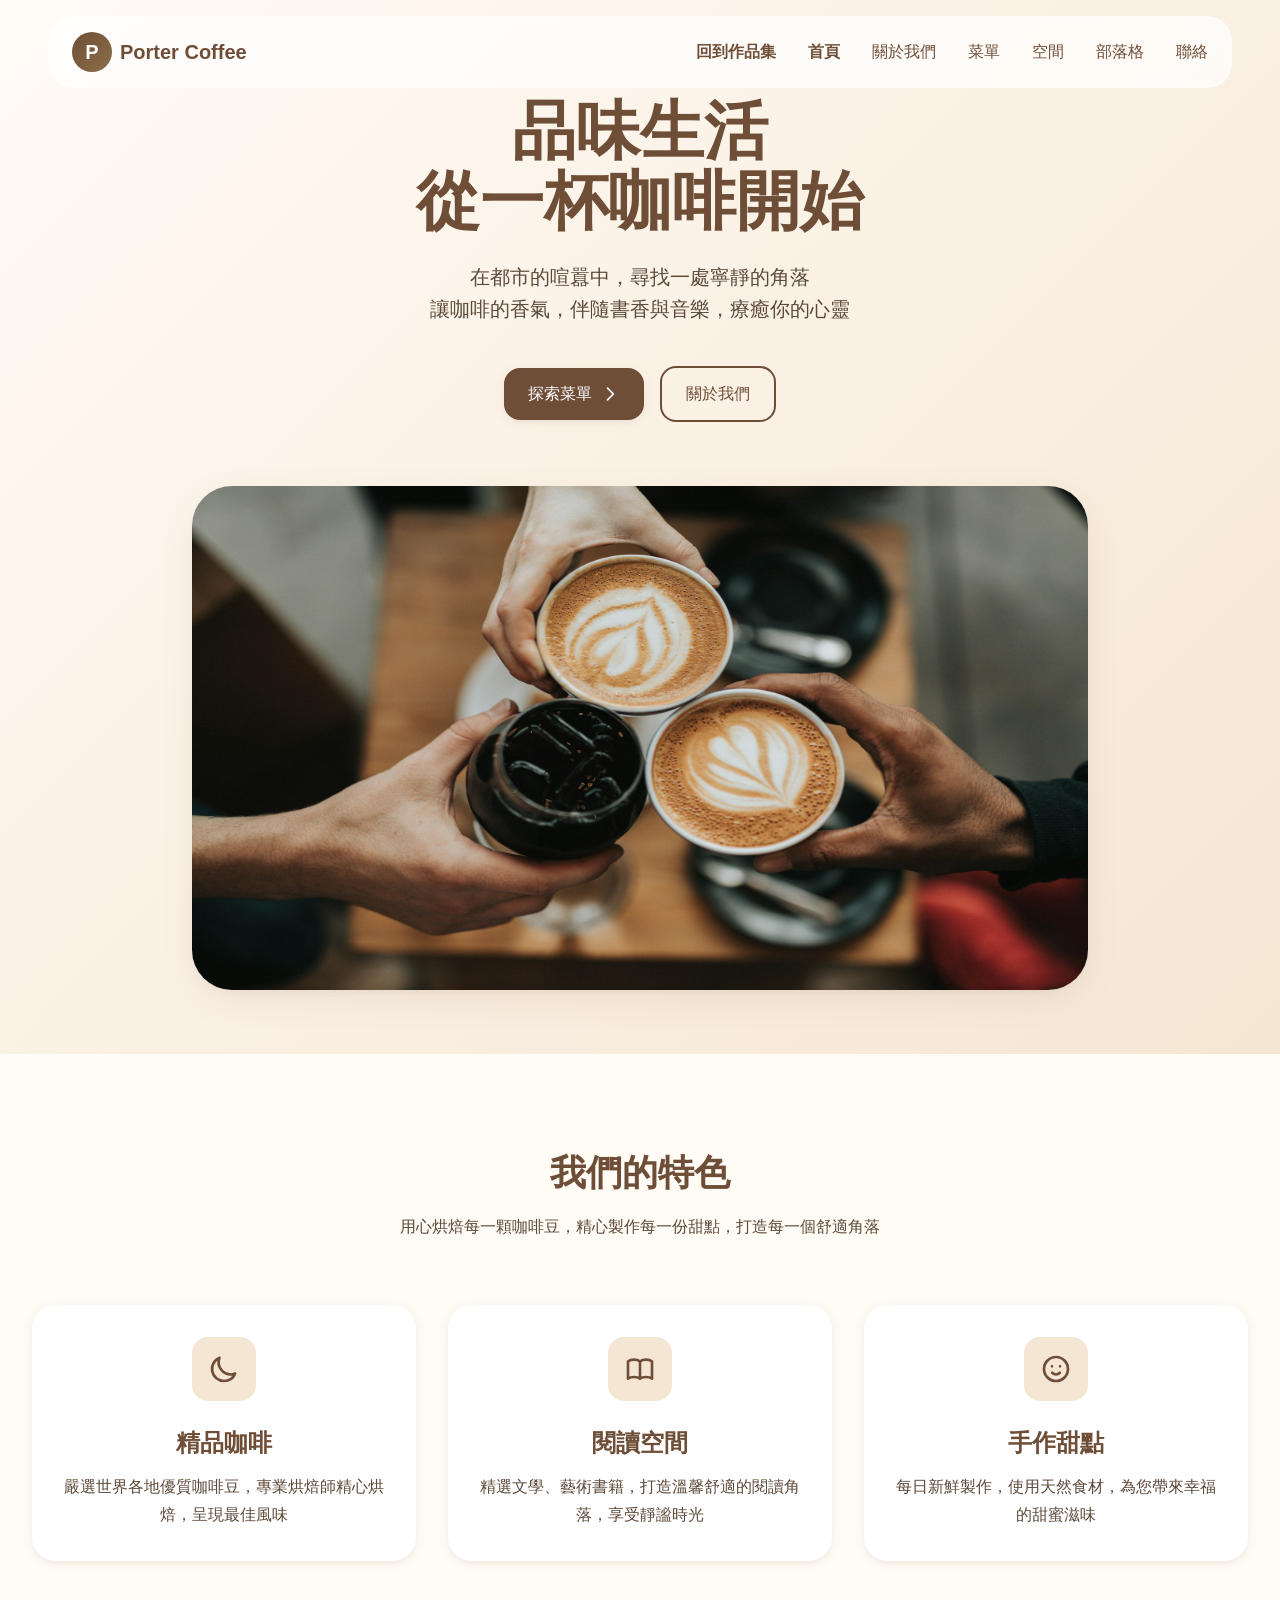
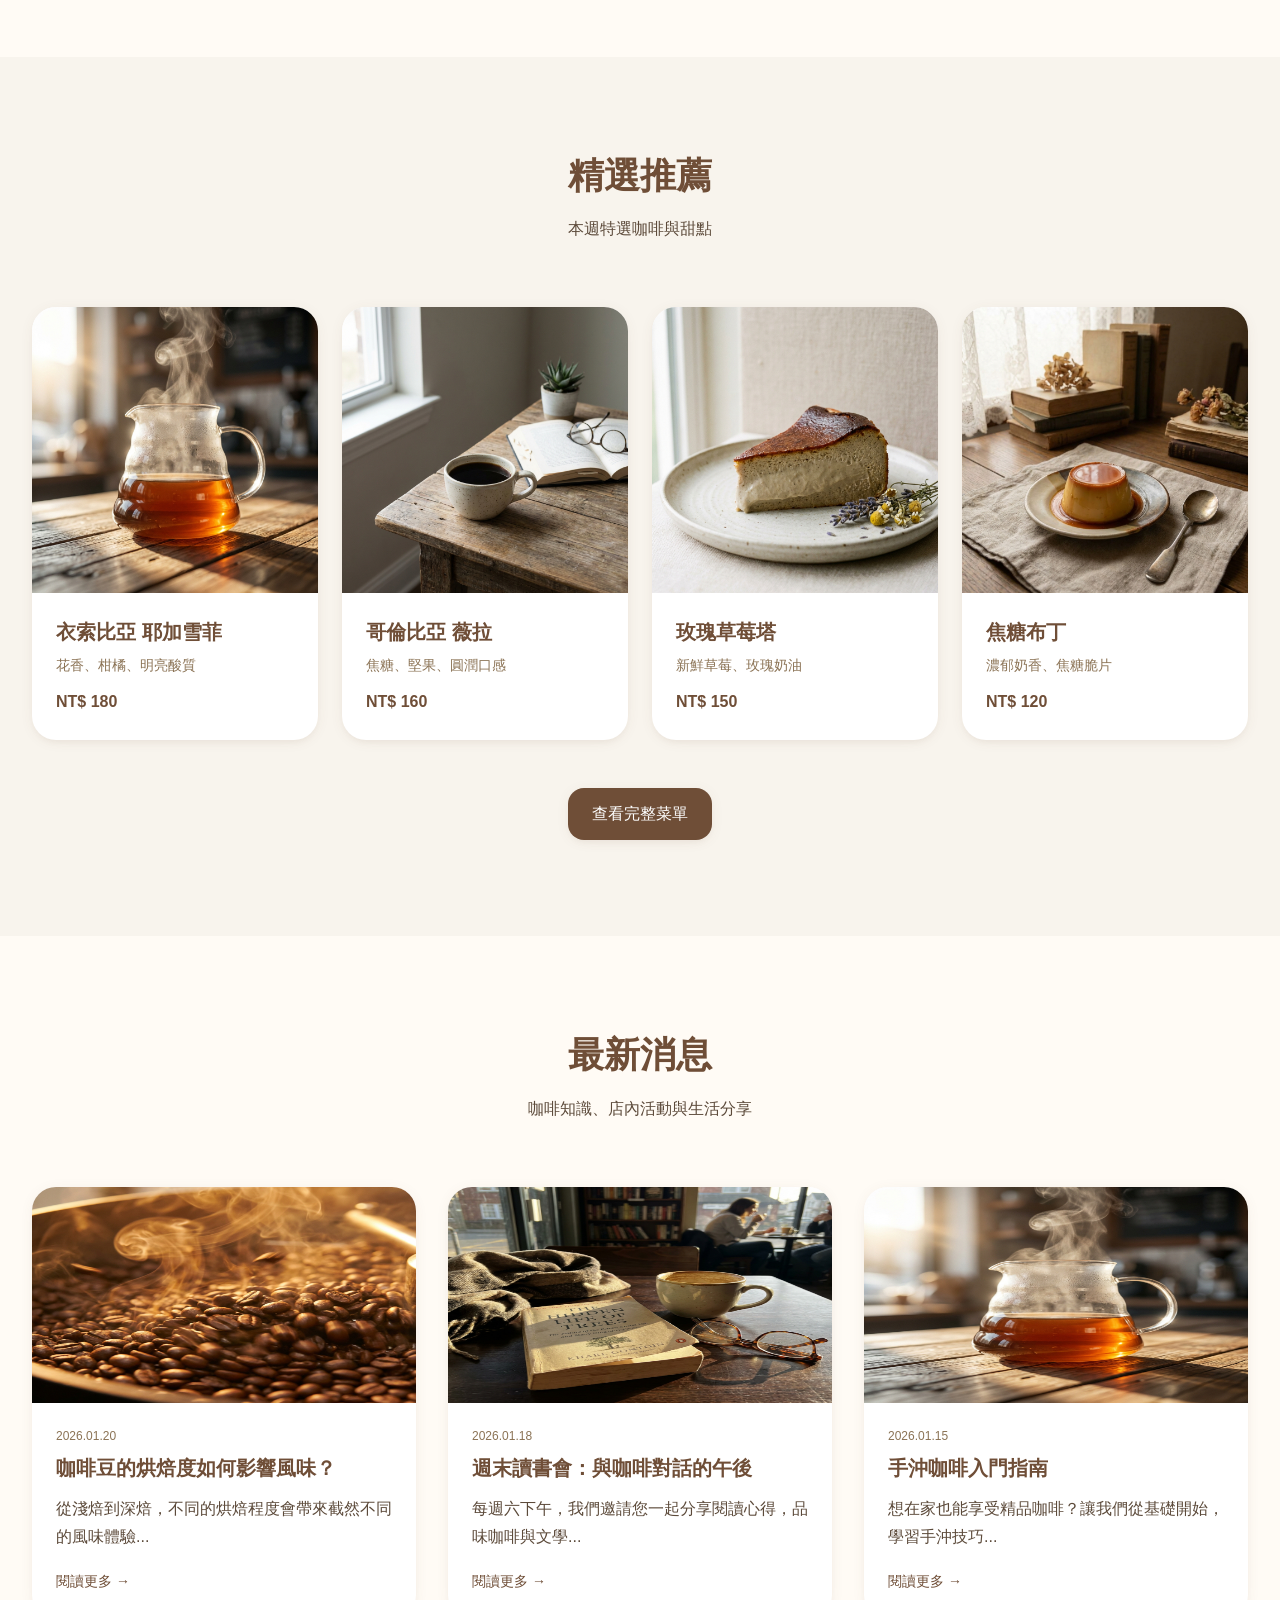
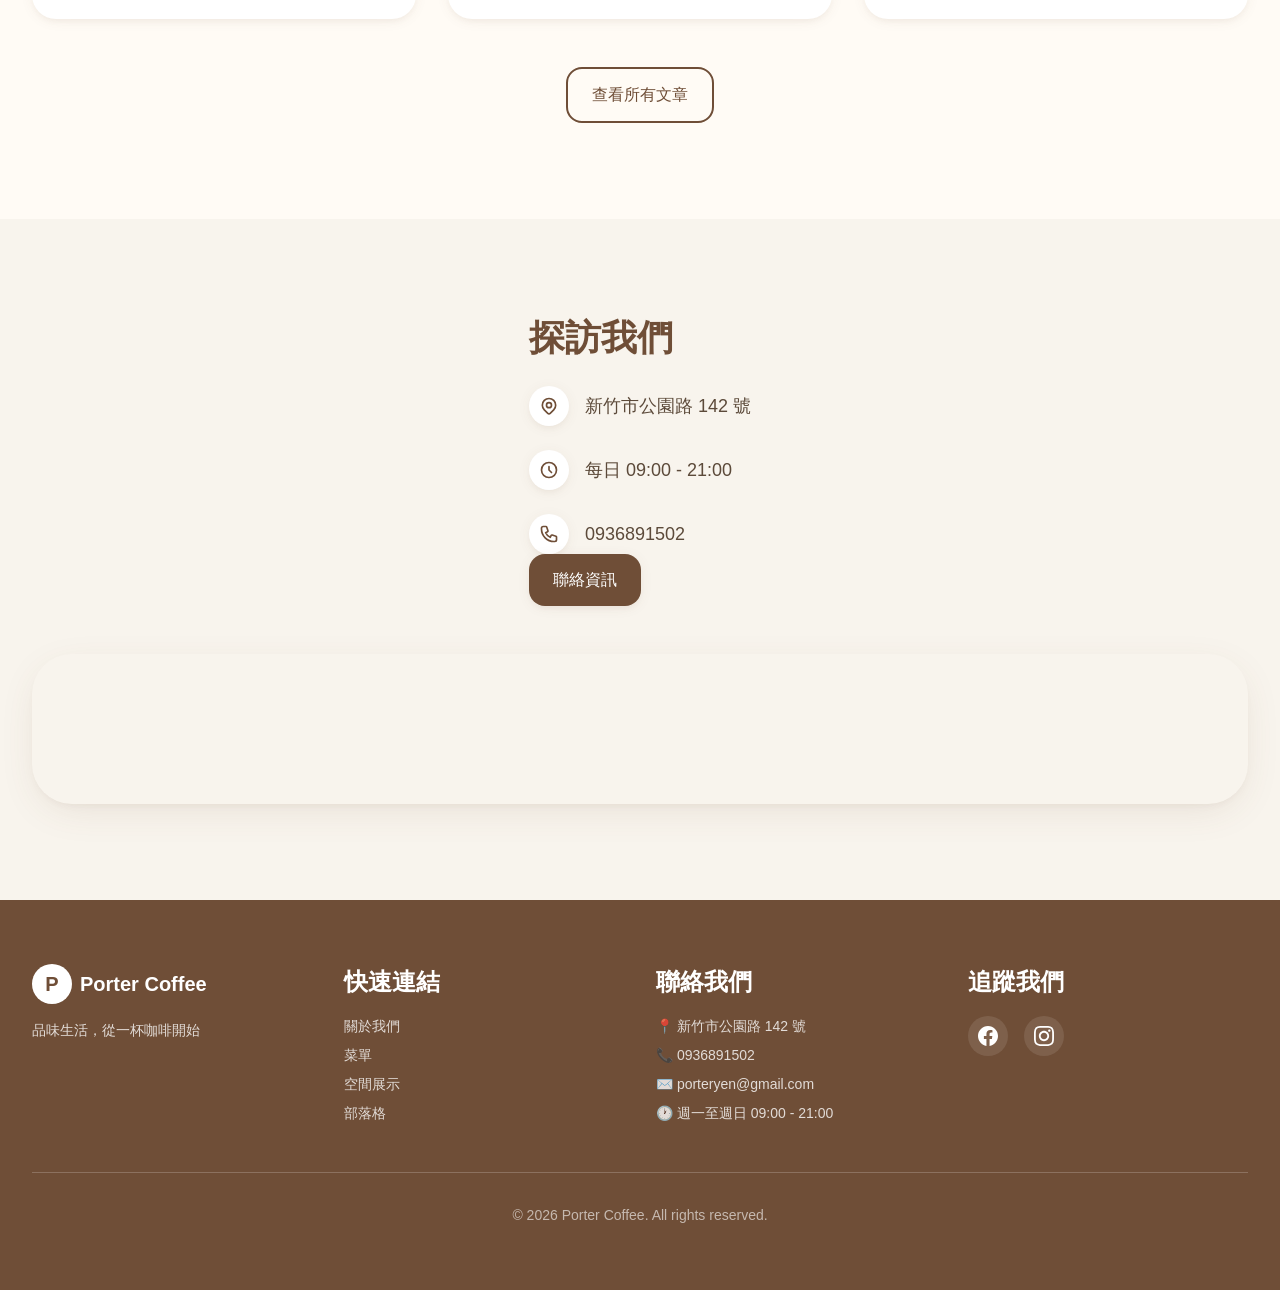
<file: sites/city_coffee/index.html>
<!DOCTYPE html>
<html lang="zh-TW">
<head>
  <meta charset="UTF-8">
  <meta name="viewport" content="width=device-width, initial-scale=1.0">
  <meta name="description" content="Porter Coffee 都市咖啡館 - 文青風格咖啡店，提供精品咖啡、手作甜點與舒適閱讀空間">
  <meta name="keywords" content="咖啡館, 文青, 精品咖啡, 手作甜點, 閱讀空間">
  <title>Porter Coffee 都市咖啡館 - 首頁</title>
  <link rel="stylesheet" href="./assets/css/tailwind.css">
</head>
<body>
  <!-- 導航列 -->
  <nav class="fixed top-4 left-4 right-4 z-50 transition-all duration-300">
    <div class="container-custom">
      <div class="bg-white/70 backdrop-blur-sm rounded-3xl px-6 py-4 flex items-center justify-between">
        <!-- Logo -->
        <a href="index.html" class="flex items-center space-x-2">
          <div class="w-10 h-10 bg-coffee-gradient rounded-full flex items-center justify-center">
            <span class="text-white font-heading font-bold text-xl">P</span>
          </div>
          <span class="font-heading font-bold text-xl text-primary hidden sm:inline">Porter Coffee</span>
        </a>

        <!-- 桌面版導航 -->
        <div class="hidden md:flex items-center space-x-8">
          <a href="/PorterWebsite/" target="_top" class="nav-link link font-bold text-primary">回到作品集</a>
          <a href="index.html" class="nav-link link">首頁</a>
          <a href="about.html" class="nav-link link">關於我們</a>
          <a href="menu.html" class="nav-link link">菜單</a>
          <a href="space.html" class="nav-link link">空間</a>
          <a href="blog.html" class="nav-link link">部落格</a>
          <a href="contact.html" class="nav-link link">聯絡</a>
        </div>

        <!-- 手機版選單按鈕 -->
        <button id="mobile-menu-btn" class="md:hidden p-2 cursor-pointer" aria-label="開啟選單" aria-expanded="false">
          <svg class="w-6 h-6 text-primary" fill="none" stroke="currentColor" viewBox="0 0 24 24">
            <path stroke-linecap="round" stroke-linejoin="round" stroke-width="2" d="M4 6h16M4 12h16M4 18h16"></path>
          </svg>
        </button>
      </div>

      <!-- 手機版選單 -->
      <div id="mobile-menu" class="hidden md:hidden mt-2 bg-white rounded-3xl shadow-soft overflow-hidden">
        <div class="flex flex-col p-4 space-y-3">
          <a href="/PorterWebsite/" target="_top" class="nav-link link py-2 font-bold text-primary border-b border-primary/10">回到作品集</a>
          <a href="index.html" class="nav-link link py-2">首頁</a>
          <a href="about.html" class="nav-link link py-2">關於我們</a>
          <a href="menu.html" class="nav-link link py-2">菜單</a>
          <a href="space.html" class="nav-link link py-2">空間</a>
          <a href="blog.html" class="nav-link link py-2">部落格</a>
          <a href="contact.html" class="nav-link link py-2">聯絡</a>
        </div>
      </div>
    </div>
  </nav>

  <!-- Hero Section -->
  <section class="min-h-screen flex items-center justify-center bg-warm-gradient pt-24 pb-16">
    <div class="container-custom text-center">
      <div class="fade-in-element">
        <h1 class="text-display font-heading text-primary mb-6">
          品味生活<br>從一杯咖啡開始
        </h1>
        <p class="text-xl text-text-secondary max-w-2xl mx-auto mb-10 leading-relaxed">
          在都市的喧囂中，尋找一處寧靜的角落<br>
          讓咖啡的香氣，伴隨書香與音樂，療癒你的心靈
        </p>
        <div class="flex flex-col sm:flex-row items-center justify-center gap-4">
          <a href="menu.html" class="btn btn-primary">
            <span>探索菜單</span>
            <svg class="w-5 h-5 ml-2" fill="none" stroke="currentColor" viewBox="0 0 24 24">
              <path stroke-linecap="round" stroke-linejoin="round" stroke-width="2" d="M9 5l7 7-7 7"></path>
            </svg>
          </a>
          <a href="about.html" class="btn btn-outline">關於我們</a>
        </div>
      </div>

      <!-- Hero 裝飾圖片（佔位） -->
      <div class="mt-16 fade-in-element">
        <div class="max-w-4xl mx-auto rounded-5xl overflow-hidden shadow-soft-lg">
          <img src="assets/images/hero/main.jpg" alt="Porter Coffee 氛圍" class="w-full h-full object-cover aspect-video">
        </div>
      </div>
    </div>
  </section>

  <!-- 特色介紹 -->
  <section class="section bg-bg-primary">
    <div class="container-custom">
      <div class="text-center mb-16 fade-in-element">
        <h2 class="text-h2 text-primary mb-4">我們的特色</h2>
        <p class="text-text-secondary max-w-2xl mx-auto">
          用心烘焙每一顆咖啡豆，精心製作每一份甜點，打造每一個舒適角落
        </p>
      </div>

      <div class="grid md:grid-cols-3 gap-8">
        <!-- 特色 1 -->
        <div class="card p-8 text-center fade-in-element cursor-pointer">
          <div class="w-16 h-16 bg-secondary rounded-2xl flex items-center justify-center mx-auto mb-6">
            <svg class="w-8 h-8 text-primary" fill="none" stroke="currentColor" viewBox="0 0 24 24">
              <path stroke-linecap="round" stroke-linejoin="round" stroke-width="2" d="M20.354 15.354A9 9 0 018.646 3.646 9.003 9.003 0 0012 21a9.003 9.003 0 008.354-5.646z"></path>
            </svg>
          </div>
          <h3 class="text-h4 text-primary mb-3">精品咖啡</h3>
          <p class="text-text-secondary">
            嚴選世界各地優質咖啡豆，專業烘焙師精心烘焙，呈現最佳風味
          </p>
        </div>

        <!-- 特色 2 -->
        <div class="card p-8 text-center fade-in-element cursor-pointer">
          <div class="w-16 h-16 bg-secondary rounded-2xl flex items-center justify-center mx-auto mb-6">
            <svg class="w-8 h-8 text-primary" fill="none" stroke="currentColor" viewBox="0 0 24 24">
              <path stroke-linecap="round" stroke-linejoin="round" stroke-width="2" d="M12 6.253v13m0-13C10.832 5.477 9.246 5 7.5 5S4.168 5.477 3 6.253v13C4.168 18.477 5.754 18 7.5 18s3.332.477 4.5 1.253m0-13C13.168 5.477 14.754 5 16.5 5c1.747 0 3.332.477 4.5 1.253v13C19.832 18.477 18.247 18 16.5 18c-1.746 0-3.332.477-4.5 1.253"></path>
            </svg>
          </div>
          <h3 class="text-h4 text-primary mb-3">閱讀空間</h3>
          <p class="text-text-secondary">
            精選文學、藝術書籍，打造溫馨舒適的閱讀角落，享受靜謐時光
          </p>
        </div>

        <!-- 特色 3 -->
        <div class="card p-8 text-center fade-in-element cursor-pointer">
          <div class="w-16 h-16 bg-secondary rounded-2xl flex items-center justify-center mx-auto mb-6">
            <svg class="w-8 h-8 text-primary" fill="none" stroke="currentColor" viewBox="0 0 24 24">
              <path stroke-linecap="round" stroke-linejoin="round" stroke-width="2" d="M14.828 14.828a4 4 0 01-5.656 0M9 10h.01M15 10h.01M21 12a9 9 0 11-18 0 9 9 0 0118 0z"></path>
            </svg>
          </div>
          <h3 class="text-h4 text-primary mb-3">手作甜點</h3>
          <p class="text-text-secondary">
            每日新鮮製作，使用天然食材，為您帶來幸福的甜蜜滋味
          </p>
        </div>
      </div>
    </div>
  </section>

  <!-- 精選商品 -->
  <section class="section bg-bg-secondary">
    <div class="container-custom">
      <div class="text-center mb-16 fade-in-element">
        <h2 class="text-h2 text-primary mb-4">精選推薦</h2>
        <p class="text-text-secondary">本週特選咖啡與甜點</p>
      </div>

      <div class="grid md:grid-cols-2 lg:grid-cols-4 gap-6">
        <!-- 商品 1 -->
        <div class="card fade-in-element cursor-pointer">
          <img src="assets/images/menu/coffee-drip.png" alt="衣索比亞 耶加雪菲" class="w-full h-full object-cover aspect-square">
          <div class="p-6">
            <h3 class="text-h5 text-primary mb-2">衣索比亞 耶加雪菲</h3>
            <p class="text-text-muted text-small mb-3">花香、柑橘、明亮酸質</p>
            <p class="text-primary font-semibold">NT$ 180</p>
          </div>
        </div>

        <!-- 商品 2 -->
        <div class="card fade-in-element cursor-pointer">
          <img src="assets/images/menu/coffee-colombia.png" alt="哥倫比亞 薇拉" class="w-full h-full object-cover aspect-square">
          <div class="p-6">
            <h3 class="text-h5 text-primary mb-2">哥倫比亞 薇拉</h3>
            <p class="text-text-muted text-small mb-3">焦糖、堅果、圓潤口感</p>
            <p class="text-primary font-semibold">NT$ 160</p>
          </div>
        </div>

        <!-- 商品 3 -->
        <div class="card fade-in-element cursor-pointer">
          <img src="assets/images/menu/dessert-cake.png" alt="玫瑰草莓塔" class="w-full h-full object-cover aspect-square">
          <div class="p-6">
            <h3 class="text-h5 text-primary mb-2">玫瑰草莓塔</h3>
            <p class="text-text-muted text-small mb-3">新鮮草莓、玫瑰奶油</p>
            <p class="text-primary font-semibold">NT$ 150</p>
          </div>
        </div>

        <!-- 商品 4 -->
        <div class="card fade-in-element cursor-pointer">
          <img src="assets/images/menu/dessert-pudding.png" alt="焦糖布丁" class="w-full h-full object-cover aspect-square">
          <div class="p-6">
            <h3 class="text-h5 text-primary mb-2">焦糖布丁</h3>
            <p class="text-text-muted text-small mb-3">濃郁奶香、焦糖脆片</p>
            <p class="text-primary font-semibold">NT$ 120</p>
          </div>
        </div>
      </div>

      <div class="text-center mt-12 fade-in-element">
        <a href="menu.html" class="btn btn-primary">查看完整菜單</a>
      </div>
    </div>
  </section>

  <!-- 最新消息 -->
  <section class="section bg-bg-primary">
    <div class="container-custom">
      <div class="text-center mb-16 fade-in-element">
        <h2 class="text-h2 text-primary mb-4">最新消息</h2>
        <p class="text-text-secondary">咖啡知識、店內活動與生活分享</p>
      </div>

      <div class="grid md:grid-cols-3 gap-8">
        <!-- 文章 1 -->
        <article class="card fade-in-element cursor-pointer">
          <img src="assets/images/blog/roasting.png" alt="咖啡烘焙" class="w-full h-full object-cover aspect-video">
          <div class="p-6">
            <p class="text-caption text-text-muted mb-2">2026.01.20</p>
            <h3 class="text-h5 text-primary mb-3 hover:text-primary-dark transition-colors">
              咖啡豆的烘焙度如何影響風味？
            </h3>
            <p class="text-text-secondary mb-4">
              從淺焙到深焙，不同的烘焙程度會帶來截然不同的風味體驗...
            </p>
            <a href="blog-detail.html" class="link text-small font-medium">
              閱讀更多 →
            </a>
          </div>
        </article>

        <!-- 文章 2 -->
        <article class="card fade-in-element cursor-pointer">
          <img src="assets/images/blog/reading.png" alt="讀書會" class="w-full h-full object-cover aspect-video">
          <div class="p-6">
            <p class="text-caption text-text-muted mb-2">2026.01.18</p>
            <h3 class="text-h5 text-primary mb-3 hover:text-primary-dark transition-colors">
              週末讀書會：與咖啡對話的午後
            </h3>
            <p class="text-text-secondary mb-4">
              每週六下午，我們邀請您一起分享閱讀心得，品味咖啡與文學...
            </p>
            <a href="blog-detail.html" class="link text-small font-medium">
              閱讀更多 →
            </a>
          </div>
        </article>

        <!-- 文章 3 -->
        <article class="card fade-in-element cursor-pointer">
          <img src="assets/images/menu/coffee-drip.png" alt="手沖咖啡" class="w-full h-full object-cover aspect-video">
          <div class="p-6">
            <p class="text-caption text-text-muted mb-2">2026.01.15</p>
            <h3 class="text-h5 text-primary mb-3 hover:text-primary-dark transition-colors">
              手沖咖啡入門指南
            </h3>
            <p class="text-text-secondary mb-4">
              想在家也能享受精品咖啡？讓我們從基礎開始，學習手沖技巧...
            </p>
            <a href="blog-detail.html" class="link text-small font-medium">
              閱讀更多 →
            </a>
          </div>
        </article>
      </div>

      <div class="text-center mt-12 fade-in-element">
        <a href="blog.html" class="btn btn-outline">查看所有文章</a>
      </div>
    </div>
  </section>

  <!-- 探訪我們 -->
  <section id="visit" class="section bg-bg-secondary overflow-hidden">
    <div class="container-custom">
      <div class="flex flex-col lg:flex-row items-center gap-12">
        <div class="lg:w-1/2 fade-in-element">
          <h2 class="text-h2 text-primary mb-6 text-left">探訪我們</h2>
          <div class="space-y-6">
            <div class="flex items-center gap-4">
              <div class="w-10 h-10 bg-white rounded-full flex items-center justify-center text-primary shadow-soft">
                <svg class="w-5 h-5" fill="none" stroke="currentColor" viewBox="0 0 24 24"><path stroke-linecap="round" stroke-linejoin="round" stroke-width="2" d="M17.657 16.657L13.414 20.9a1.998 1.998 0 01-2.827 0l-4.244-4.243a8 8 0 1111.314 0z"></path><path stroke-linecap="round" stroke-linejoin="round" stroke-width="2" d="M15 11a3 3 0 11-6 0 3 3 0 016 0z"></path></svg>
              </div>
              <p class="text-lg text-text-secondary">新竹市公園路 142 號</p>
            </div>
            <div class="flex items-center gap-4">
              <div class="w-10 h-10 bg-white rounded-full flex items-center justify-center text-primary shadow-soft">
                <svg class="w-5 h-5" fill="none" stroke="currentColor" viewBox="0 0 24 24"><path stroke-linecap="round" stroke-linejoin="round" stroke-width="2" d="M12 8v4l3 3m6-3a9 9 0 11-18 0 9 9 0 0118 0z"></path></svg>
              </div>
              <p class="text-lg text-text-secondary">每日 09:00 - 21:00</p>
            </div>
            <div class="flex items-center gap-4">
              <div class="w-10 h-10 bg-white rounded-full flex items-center justify-center text-primary shadow-soft">
                <svg class="w-5 h-5" fill="none" stroke="currentColor" viewBox="0 0 24 24"><path stroke-linecap="round" stroke-linejoin="round" stroke-width="2" d="M3 5a2 2 0 012-2h3.28a1 1 0 01.948.684l1.498 4.493a1 1 0 01-.502 1.21l-2.257 1.13a11.042 11.042 0 005.516 5.516l1.13-2.257a1 1 0 011.21-.502l4.493 1.498a1 1 0 01.684.949V19a2 2 0 01-2 2h-1C9.716 21 3 14.284 3 6V5z"></path></svg>
              </div>
              <p class="text-lg text-text-secondary">0936891502</p>
            </div>
          </div>
          <div class="mt-10">
            <a href="contact.html" class="btn btn-primary">聯絡資訊</a>
          </div>
        </div>
        
        <div class="lg:w-1/2 w-full fade-in-element">
          <div class="h-[400px] rounded-5xl overflow-hidden shadow-soft-lg border border-white/20">
            <iframe
              src="https://www.google.com/maps/embed?pb=!1m18!1m12!1m3!1d3621.8845864115165!2d120.97893122584102!3d24.800040401511215!2m3!1f0!2f0!3f0!3m2!1i1024!2i768!4f13.1!3m3!1m2!1s0x346835de7002030d%3A0x67905f87b8979c1!2zMzAw5paw56u55biC5p2x5Y2A5YWs5ZyS6LevMTQy6Jmf!5e0!3m2!1szh-TW!2stw!4v1713444000000!5m2!1szh-TW!2stw"
              width="100%"
              height="100%"
              style="border:0;"
              allowfullscreen=""
              loading="lazy"
              referrerpolicy="no-referrer-when-downgrade"
            ></iframe>
          </div>
        </div>
      </div>
    </div>
  </section>

  <!-- 頁尾 -->
  <footer class="bg-primary text-white py-16">
    <div class="container-custom">
      <div class="grid md:grid-cols-4 gap-8 mb-12">
        <!-- 品牌資訊 -->
        <div>
          <div class="flex items-center space-x-2 mb-4">
            <div class="w-10 h-10 bg-white rounded-full flex items-center justify-center">
              <span class="text-primary font-heading font-bold text-xl">P</span>
            </div>
            <span class="font-heading font-bold text-xl">Porter Coffee</span>
          </div>
          <p class="text-white/80 text-small">
            品味生活，從一杯咖啡開始
          </p>
        </div>

        <!-- 快速連結 -->
        <div>
          <h4 class="font-heading font-semibold mb-4">快速連結</h4>
          <ul class="space-y-2 text-small">
            <li><a href="about.html" class="text-white/80 hover:text-white transition-colors">關於我們</a></li>
            <li><a href="menu.html" class="text-white/80 hover:text-white transition-colors">菜單</a></li>
            <li><a href="space.html" class="text-white/80 hover:text-white transition-colors">空間展示</a></li>
            <li><a href="blog.html" class="text-white/80 hover:text-white transition-colors">部落格</a></li>
          </ul>
        </div>

        <!-- 聯絡資訊 -->
        <div>
          <h4 class="font-heading font-semibold mb-4">聯絡我們</h4>
          <ul class="space-y-2 text-small text-white/80">
            <li>📍 新竹市公園路 142 號</li>
            <li>📞 0936891502</li>
            <li>✉️ porteryen@gmail.com</li>
            <li>🕐 週一至週日 09:00 - 21:00</li>
          </ul>
        </div>

        <!-- 社群媒體 -->
        <div>
          <h4 class="font-heading font-semibold mb-4">追蹤我們</h4>
          <div class="flex space-x-4">
            <a href="#" class="w-10 h-10 bg-white/10 hover:bg-white/20 rounded-full flex items-center justify-center transition-colors cursor-pointer" aria-label="Facebook">
              <svg class="w-5 h-5" fill="currentColor" viewBox="0 0 24 24">
                <path d="M24 12.073c0-6.627-5.373-12-12-12s-12 5.373-12 12c0 5.99 4.388 10.954 10.125 11.854v-8.385H7.078v-3.47h3.047V9.43c0-3.007 1.792-4.669 4.533-4.669 1.312 0 2.686.235 2.686.235v2.953H15.83c-1.491 0-1.956.925-1.956 1.874v2.25h3.328l-.532 3.47h-2.796v8.385C19.612 23.027 24 18.062 24 12.073z"/>
              </svg>
            </a>
            <a href="#" class="w-10 h-10 bg-white/10 hover:bg-white/20 rounded-full flex items-center justify-center transition-colors cursor-pointer" aria-label="Instagram">
              <svg class="w-5 h-5" fill="currentColor" viewBox="0 0 24 24">
                <path d="M12 2.163c3.204 0 3.584.012 4.85.07 3.252.148 4.771 1.691 4.919 4.919.058 1.265.069 1.645.069 4.849 0 3.205-.012 3.584-.069 4.849-.149 3.225-1.664 4.771-4.919 4.919-1.266.058-1.644.07-4.85.07-3.204 0-3.584-.012-4.849-.07-3.26-.149-4.771-1.699-4.919-4.92-.058-1.265-.07-1.644-.07-4.849 0-3.204.013-3.583.07-4.849.149-3.227 1.664-4.771 4.919-4.919 1.266-.057 1.645-.069 4.849-.069zm0-2.163c-3.259 0-3.667.014-4.947.072-4.358.2-6.78 2.618-6.98 6.98-.059 1.281-.073 1.689-.073 4.948 0 3.259.014 3.668.072 4.948.2 4.358 2.618 6.78 6.98 6.98 1.281.058 1.689.072 4.948.072 3.259 0 3.668-.014 4.948-.072 4.354-.2 6.782-2.618 6.979-6.98.059-1.28.073-1.689.073-4.948 0-3.259-.014-3.667-.072-4.947-.196-4.354-2.617-6.78-6.979-6.98-1.281-.059-1.69-.073-4.949-.073zm0 5.838c-3.403 0-6.162 2.759-6.162 6.162s2.759 6.163 6.162 6.163 6.162-2.759 6.162-6.163c0-3.403-2.759-6.162-6.162-6.162zm0 10.162c-2.209 0-4-1.79-4-4 0-2.209 1.791-4 4-4s4 1.791 4 4c0 2.21-1.791 4-4 4zm6.406-11.845c-.796 0-1.441.645-1.441 1.44s.645 1.44 1.441 1.44c.795 0 1.439-.645 1.439-1.44s-.644-1.44-1.439-1.44z"/>
              </svg>
            </a>
          </div>
        </div>
      </div>

      <!-- 版權聲明 -->
      <div class="border-t border-white/20 pt-8 text-center text-small text-white/60">
        <p>&copy; 2026 Porter Coffee. All rights reserved.</p>
      </div>
    </div>
  </footer>

  <!-- 回到頂部按鈕 -->
  <button id="back-to-top" class="hidden fixed bottom-8 right-8 w-12 h-12 bg-primary hover:bg-primary-dark text-white rounded-full shadow-soft-lg transition-all duration-300 cursor-pointer z-40" aria-label="回到頂部">
    <svg class="w-6 h-6 mx-auto" fill="none" stroke="currentColor" viewBox="0 0 24 24">
      <path stroke-linecap="round" stroke-linejoin="round" stroke-width="2" d="M5 10l7-7m0 0l7 7m-7-7v18"></path>
    </svg>
  </button>

  <!-- JavaScript -->
  <script src="./assets/js/navigation.js"></script>
  <script src="./assets/js/main.js"></script>
</body>
</html>
</file>
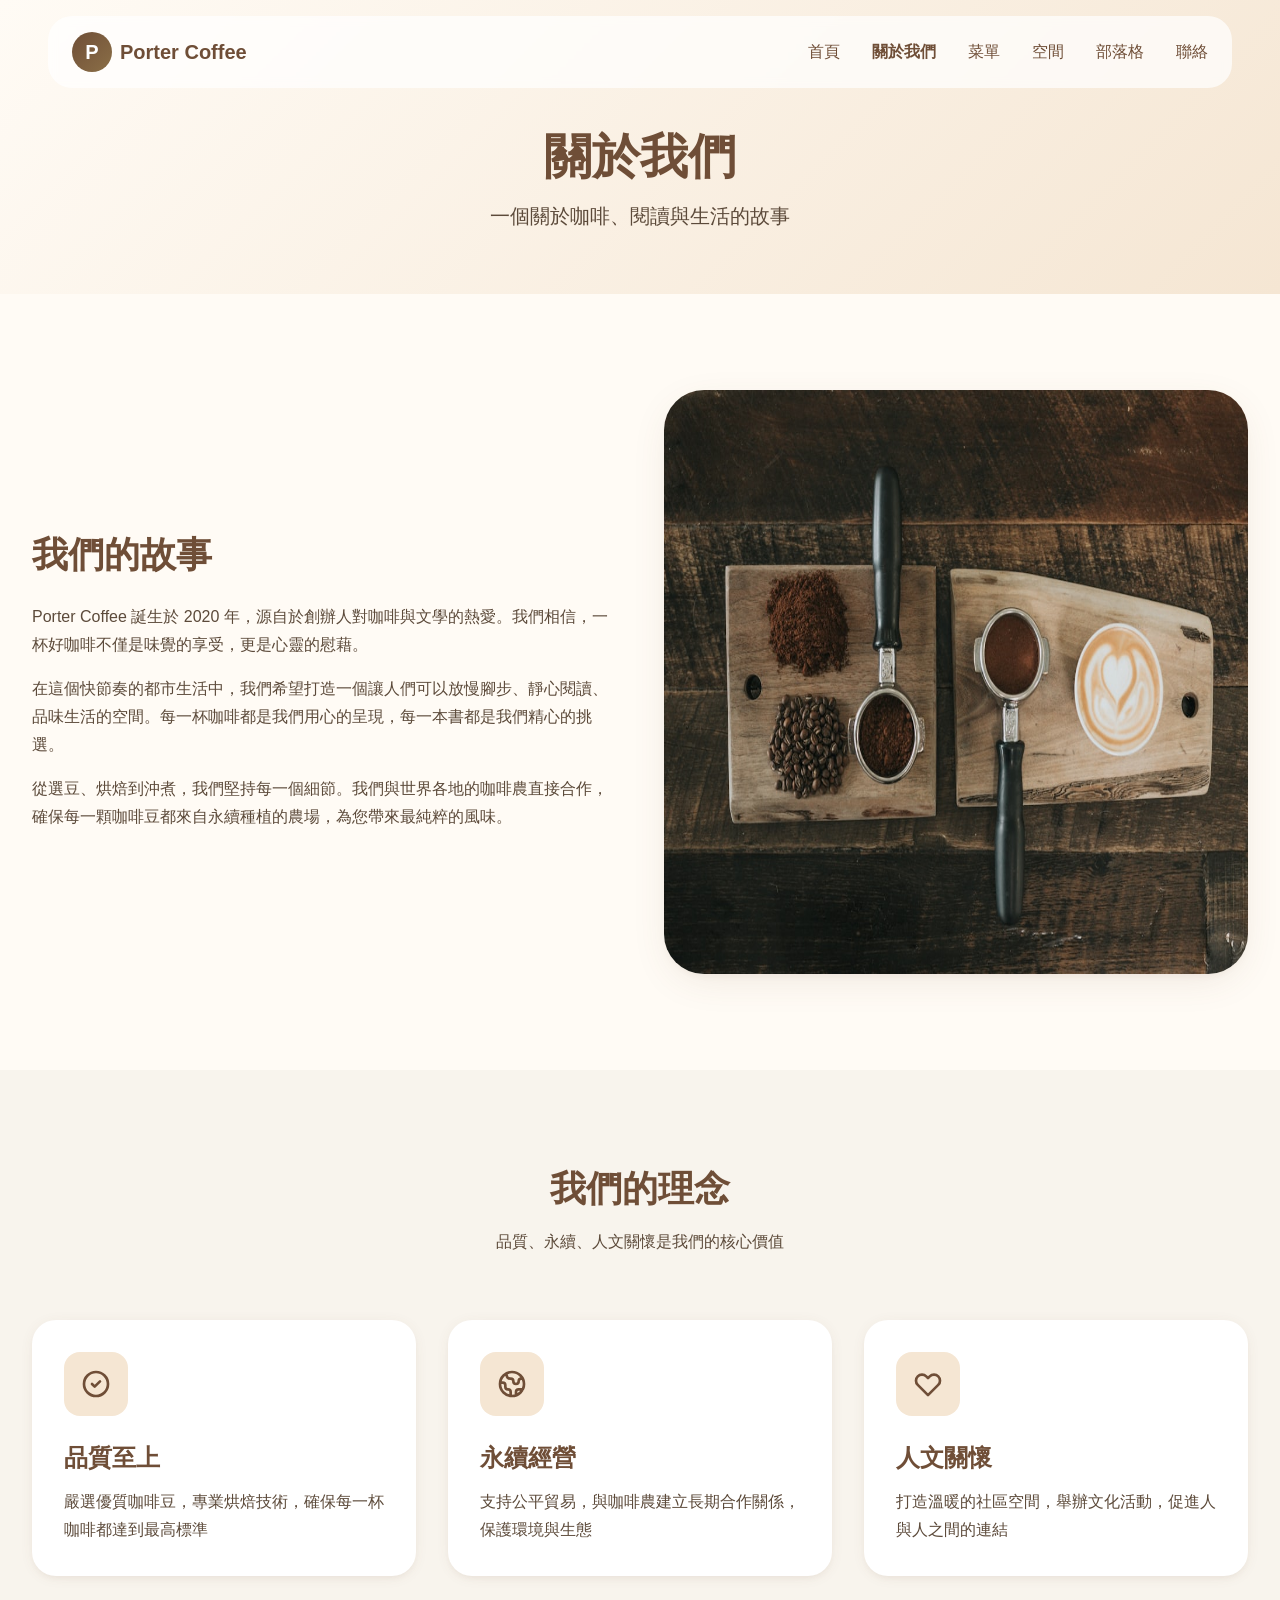
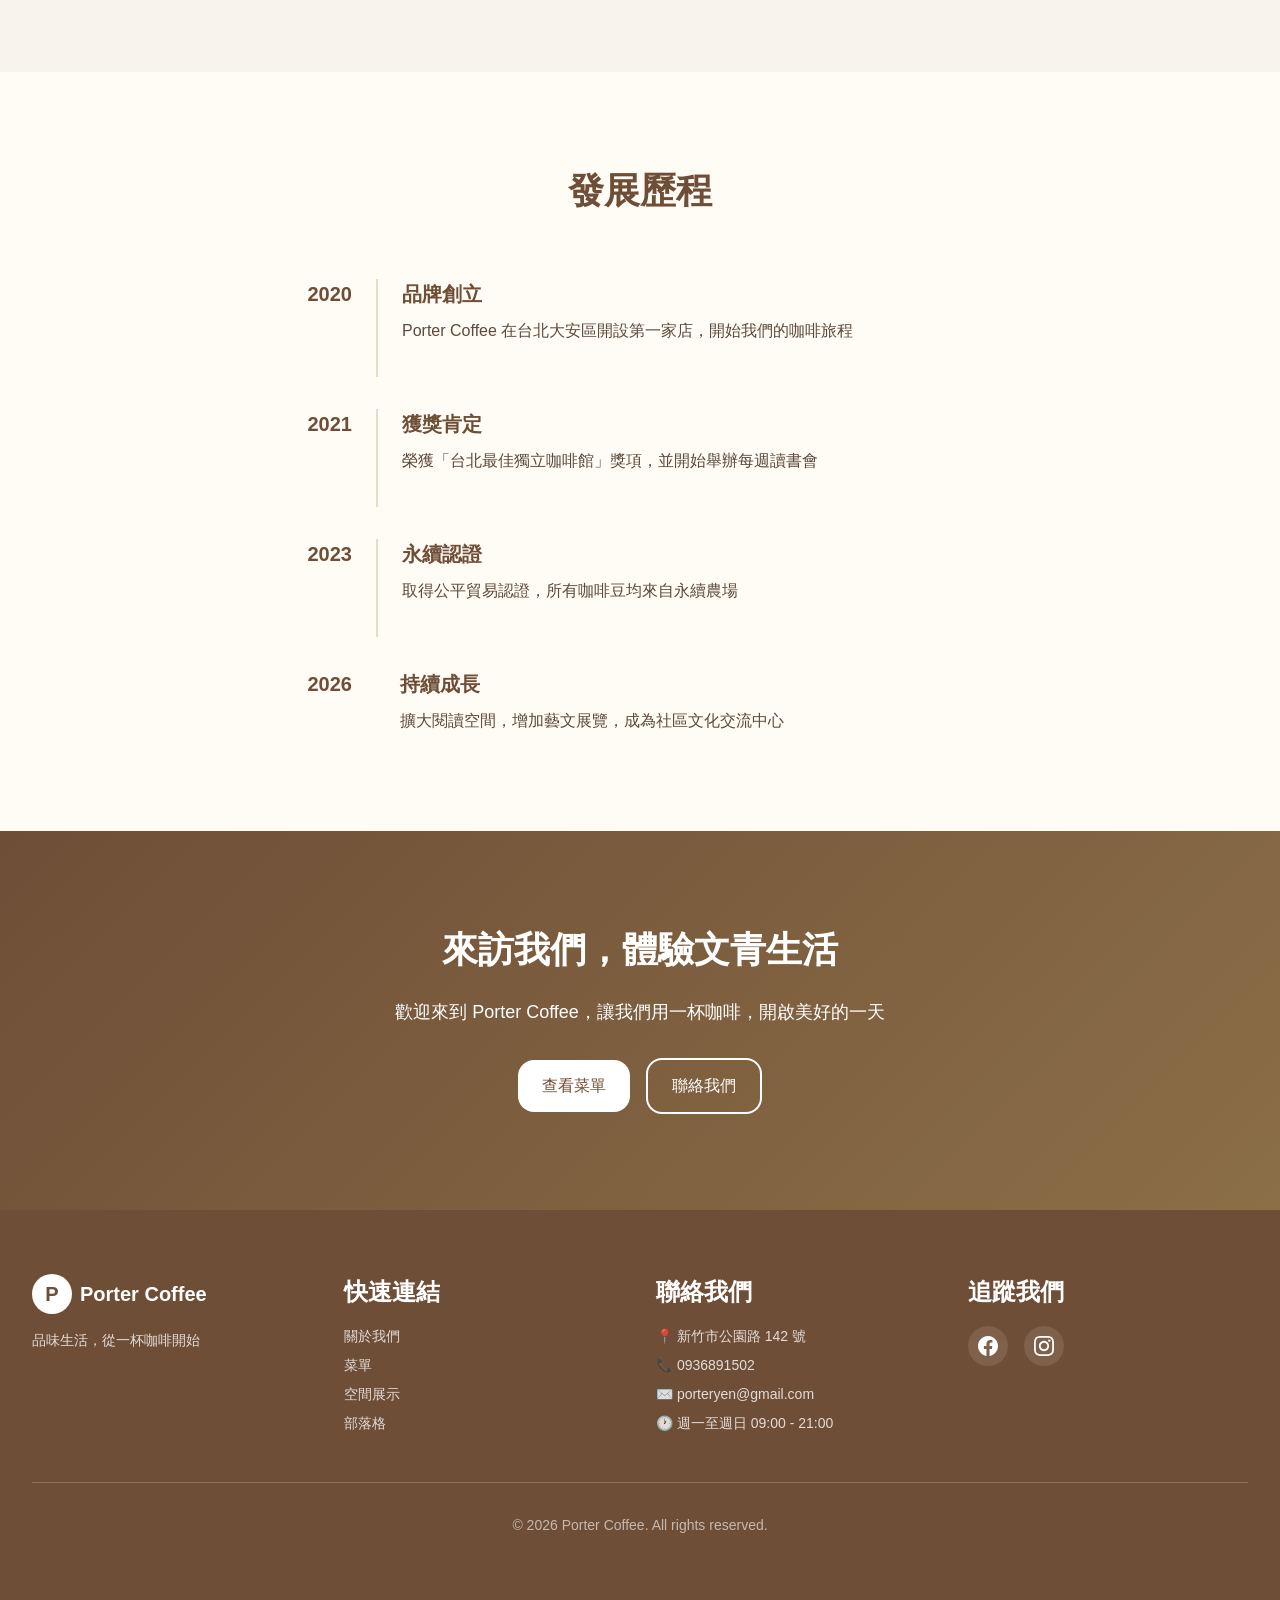
<file: sites/city_coffee/about.html>
<!DOCTYPE html>
<html lang="zh-TW">
<head>
  <meta charset="UTF-8">
  <meta name="viewport" content="width=device-width, initial-scale=1.0">
  <meta name="description" content="Porter Coffee 關於我們 - 了解我們的品牌故事、理念與價值觀">
  <title>關於我們 - Porter Coffee 都市咖啡館</title>
  <link rel="stylesheet" href="./assets/css/tailwind.css">
</head>
<body>
  <!-- 導航列（與首頁相同） -->
  <nav class="fixed top-4 left-4 right-4 z-50 transition-all duration-300">
    <div class="container-custom">
      <div class="bg-white/70 backdrop-blur-sm rounded-3xl px-6 py-4 flex items-center justify-between">
        <a href="index.html" class="flex items-center space-x-2">
          <div class="w-10 h-10 bg-coffee-gradient rounded-full flex items-center justify-center">
            <span class="text-white font-heading font-bold text-xl">P</span>
          </div>
          <span class="font-heading font-bold text-xl text-primary hidden sm:inline">Porter Coffee</span>
        </a>
        <div class="hidden md:flex items-center space-x-8">
          <a href="index.html" class="nav-link link">首頁</a>
          <a href="about.html" class="nav-link link">關於我們</a>
          <a href="menu.html" class="nav-link link">菜單</a>
          <a href="space.html" class="nav-link link">空間</a>
          <a href="blog.html" class="nav-link link">部落格</a>
          <a href="contact.html" class="nav-link link">聯絡</a>
        </div>
        <button id="mobile-menu-btn" class="md:hidden p-2 cursor-pointer" aria-label="開啟選單" aria-expanded="false">
          <svg class="w-6 h-6 text-primary" fill="none" stroke="currentColor" viewBox="0 0 24 24">
            <path stroke-linecap="round" stroke-linejoin="round" stroke-width="2" d="M4 6h16M4 12h16M4 18h16"></path>
          </svg>
        </button>
      </div>
      <div id="mobile-menu" class="hidden md:hidden mt-2 bg-white rounded-3xl shadow-soft overflow-hidden">
        <div class="flex flex-col p-4 space-y-3">
          <a href="index.html" class="nav-link link py-2">首頁</a>
          <a href="about.html" class="nav-link link py-2">關於我們</a>
          <a href="menu.html" class="nav-link link py-2">菜單</a>
          <a href="space.html" class="nav-link link py-2">空間</a>
          <a href="blog.html" class="nav-link link py-2">部落格</a>
          <a href="contact.html" class="nav-link link py-2">聯絡</a>
        </div>
      </div>
    </div>
  </nav>

  <!-- 頁面標題 -->
  <section class="pt-32 pb-16 bg-warm-gradient">
    <div class="container-custom text-center">
      <h1 class="text-h1 text-primary mb-4 fade-in-element">關於我們</h1>
      <p class="text-xl text-text-secondary max-w-2xl mx-auto fade-in-element">
        一個關於咖啡、閱讀與生活的故事
      </p>
    </div>
  </section>

  <!-- 品牌故事 -->
  <section class="section bg-bg-primary">
    <div class="container-custom">
      <div class="grid md:grid-cols-2 gap-12 items-center">
        <div class="fade-in-element">
          <h2 class="text-h2 text-primary mb-6">我們的故事</h2>
          <div class="space-y-4 text-text-secondary">
            <p>
              Porter Coffee 誕生於 2020 年，源自於創辦人對咖啡與文學的熱愛。我們相信，一杯好咖啡不僅是味覺的享受，更是心靈的慰藉。
            </p>
            <p>
              在這個快節奏的都市生活中，我們希望打造一個讓人們可以放慢腳步、靜心閱讀、品味生活的空間。每一杯咖啡都是我們用心的呈現，每一本書都是我們精心的挑選。
            </p>
            <p>
              從選豆、烘焙到沖煮，我們堅持每一個細節。我們與世界各地的咖啡農直接合作，確保每一顆咖啡豆都來自永續種植的農場，為您帶來最純粹的風味。
            </p>
          </div>
        </div>
        <div class="fade-in-element">
          <img src="assets/images/about/story.jpg" alt="品牌故事" class="w-full aspect-square object-cover rounded-5xl shadow-soft-lg">
        </div>
      </div>
    </div>
  </section>

  <!-- 理念與價值觀 -->
  <section class="section bg-bg-secondary">
    <div class="container-custom">
      <div class="text-center mb-16 fade-in-element">
        <h2 class="text-h2 text-primary mb-4">我們的理念</h2>
        <p class="text-text-secondary max-w-2xl mx-auto">
          品質、永續、人文關懷是我們的核心價值
        </p>
      </div>

      <div class="grid md:grid-cols-3 gap-8">
        <div class="card p-8 fade-in-element">
          <div class="w-16 h-16 bg-secondary rounded-2xl flex items-center justify-center mb-6">
            <svg class="w-8 h-8 text-primary" fill="none" stroke="currentColor" viewBox="0 0 24 24">
              <path stroke-linecap="round" stroke-linejoin="round" stroke-width="2" d="M9 12l2 2 4-4m6 2a9 9 0 11-18 0 9 9 0 0118 0z"></path>
            </svg>
          </div>
          <h3 class="text-h4 text-primary mb-3">品質至上</h3>
          <p class="text-text-secondary">
            嚴選優質咖啡豆，專業烘焙技術，確保每一杯咖啡都達到最高標準
          </p>
        </div>

        <div class="card p-8 fade-in-element">
          <div class="w-16 h-16 bg-secondary rounded-2xl flex items-center justify-center mb-6">
            <svg class="w-8 h-8 text-primary" fill="none" stroke="currentColor" viewBox="0 0 24 24">
              <path stroke-linecap="round" stroke-linejoin="round" stroke-width="2" d="M3.055 11H5a2 2 0 012 2v1a2 2 0 002 2 2 2 0 012 2v2.945M8 3.935V5.5A2.5 2.5 0 0010.5 8h.5a2 2 0 012 2 2 2 0 104 0 2 2 0 012-2h1.064M15 20.488V18a2 2 0 012-2h3.064M21 12a9 9 0 11-18 0 9 9 0 0118 0z"></path>
            </svg>
          </div>
          <h3 class="text-h4 text-primary mb-3">永續經營</h3>
          <p class="text-text-secondary">
            支持公平貿易，與咖啡農建立長期合作關係，保護環境與生態
          </p>
        </div>

        <div class="card p-8 fade-in-element">
          <div class="w-16 h-16 bg-secondary rounded-2xl flex items-center justify-center mb-6">
            <svg class="w-8 h-8 text-primary" fill="none" stroke="currentColor" viewBox="0 0 24 24">
              <path stroke-linecap="round" stroke-linejoin="round" stroke-width="2" d="M4.318 6.318a4.5 4.5 0 000 6.364L12 20.364l7.682-7.682a4.5 4.5 0 00-6.364-6.364L12 7.636l-1.318-1.318a4.5 4.5 0 00-6.364 0z"></path>
            </svg>
          </div>
          <h3 class="text-h4 text-primary mb-3">人文關懷</h3>
          <p class="text-text-secondary">
            打造溫暖的社區空間，舉辦文化活動，促進人與人之間的連結
          </p>
        </div>
      </div>
    </div>
  </section>

  <!-- 時間軸 -->
  <section class="section bg-bg-primary">
    <div class="container-custom">
      <div class="text-center mb-16 fade-in-element">
        <h2 class="text-h2 text-primary mb-4">發展歷程</h2>
      </div>

      <div class="max-w-3xl mx-auto space-y-8">
        <div class="flex gap-6 fade-in-element">
          <div class="flex-shrink-0 w-24 text-right">
            <span class="text-h5 text-primary font-semibold">2020</span>
          </div>
          <div class="flex-grow pb-8 border-l-2 border-border pl-6">
            <h3 class="text-h5 text-primary mb-2">品牌創立</h3>
            <p class="text-text-secondary">
              Porter Coffee 在台北大安區開設第一家店，開始我們的咖啡旅程
            </p>
          </div>
        </div>

        <div class="flex gap-6 fade-in-element">
          <div class="flex-shrink-0 w-24 text-right">
            <span class="text-h5 text-primary font-semibold">2021</span>
          </div>
          <div class="flex-grow pb-8 border-l-2 border-border pl-6">
            <h3 class="text-h5 text-primary mb-2">獲獎肯定</h3>
            <p class="text-text-secondary">
              榮獲「台北最佳獨立咖啡館」獎項，並開始舉辦每週讀書會
            </p>
          </div>
        </div>

        <div class="flex gap-6 fade-in-element">
          <div class="flex-shrink-0 w-24 text-right">
            <span class="text-h5 text-primary font-semibold">2023</span>
          </div>
          <div class="flex-grow pb-8 border-l-2 border-border pl-6">
            <h3 class="text-h5 text-primary mb-2">永續認證</h3>
            <p class="text-text-secondary">
              取得公平貿易認證，所有咖啡豆均來自永續農場
            </p>
          </div>
        </div>

        <div class="flex gap-6 fade-in-element">
          <div class="flex-shrink-0 w-24 text-right">
            <span class="text-h5 text-primary font-semibold">2026</span>
          </div>
          <div class="flex-grow pl-6">
            <h3 class="text-h5 text-primary mb-2">持續成長</h3>
            <p class="text-text-secondary">
              擴大閱讀空間，增加藝文展覽，成為社區文化交流中心
            </p>
          </div>
        </div>
      </div>
    </div>
  </section>

  <!-- CTA -->
  <section class="section bg-coffee-gradient text-white">
    <div class="container-custom text-center">
      <h2 class="text-h2 mb-6 fade-in-element">來訪我們，體驗文青生活</h2>
      <p class="text-lg mb-8 max-w-2xl mx-auto fade-in-element">
        歡迎來到 Porter Coffee，讓我們用一杯咖啡，開啟美好的一天
      </p>
      <div class="flex flex-col sm:flex-row items-center justify-center gap-4 fade-in-element">
        <a href="menu.html" class="btn bg-white text-primary hover:bg-white/90">查看菜單</a>
        <a href="contact.html" class="btn bg-transparent border-2 border-white hover:bg-white/10">聯絡我們</a>
      </div>
    </div>
  </section>

  <!-- 頁尾（與首頁相同） -->
  <footer class="bg-primary text-white py-16">
    <div class="container-custom">
      <div class="grid md:grid-cols-4 gap-8 mb-12">
        <div>
          <div class="flex items-center space-x-2 mb-4">
            <div class="w-10 h-10 bg-white rounded-full flex items-center justify-center">
              <span class="text-primary font-heading font-bold text-xl">P</span>
            </div>
            <span class="font-heading font-bold text-xl">Porter Coffee</span>
          </div>
          <p class="text-white/80 text-small">品味生活，從一杯咖啡開始</p>
        </div>
        <div>
          <h4 class="font-heading font-semibold mb-4">快速連結</h4>
          <ul class="space-y-2 text-small">
            <li><a href="about.html" class="text-white/80 hover:text-white transition-colors">關於我們</a></li>
            <li><a href="menu.html" class="text-white/80 hover:text-white transition-colors">菜單</a></li>
            <li><a href="space.html" class="text-white/80 hover:text-white transition-colors">空間展示</a></li>
            <li><a href="blog.html" class="text-white/80 hover:text-white transition-colors">部落格</a></li>
          </ul>
        </div>
        <div>
          <h4 class="font-heading font-semibold mb-4">聯絡我們</h4>
          <ul class="space-y-2 text-small text-white/80">
            <li>📍 新竹市公園路 142 號</li>
            <li>📞 0936891502</li>
            <li>✉️ porteryen@gmail.com</li>
            <li>🕐 週一至週日 09:00 - 21:00</li>
          </ul>
        </div>
        <div>
          <h4 class="font-heading font-semibold mb-4">追蹤我們</h4>
          <div class="flex space-x-4">
            <a href="#" class="w-10 h-10 bg-white/10 hover:bg-white/20 rounded-full flex items-center justify-center transition-colors cursor-pointer" aria-label="Facebook">
              <svg class="w-5 h-5" fill="currentColor" viewBox="0 0 24 24"><path d="M24 12.073c0-6.627-5.373-12-12-12s-12 5.373-12 12c0 5.99 4.388 10.954 10.125 11.854v-8.385H7.078v-3.47h3.047V9.43c0-3.007 1.792-4.669 4.533-4.669 1.312 0 2.686.235 2.686.235v2.953H15.83c-1.491 0-1.956.925-1.956 1.874v2.25h3.328l-.532 3.47h-2.796v8.385C19.612 23.027 24 18.062 24 12.073z"/></svg>
            </a>
            <a href="#" class="w-10 h-10 bg-white/10 hover:bg-white/20 rounded-full flex items-center justify-center transition-colors cursor-pointer" aria-label="Instagram">
              <svg class="w-5 h-5" fill="currentColor" viewBox="0 0 24 24"><path d="M12 2.163c3.204 0 3.584.012 4.85.07 3.252.148 4.771 1.691 4.919 4.919.058 1.265.069 1.645.069 4.849 0 3.205-.012 3.584-.069 4.849-.149 3.225-1.664 4.771-4.919 4.919-1.266.058-1.644.07-4.85.07-3.204 0-3.584-.012-4.849-.07-3.26-.149-4.771-1.699-4.919-4.92-.058-1.265-.07-1.644-.07-4.849 0-3.204.013-3.583.07-4.849.149-3.227 1.664-4.771 4.919-4.919 1.266-.057 1.645-.069 4.849-.069zm0-2.163c-3.259 0-3.667.014-4.947.072-4.358.2-6.78 2.618-6.98 6.98-.059 1.281-.073 1.689-.073 4.948 0 3.259.014 3.668.072 4.948.2 4.358 2.618 6.78 6.98 6.98 1.281.058 1.689.072 4.948.072 3.259 0 3.668-.014 4.948-.072 4.354-.2 6.782-2.618 6.979-6.98.059-1.28.073-1.689.073-4.948 0-3.259-.014-3.667-.072-4.947-.196-4.354-2.617-6.78-6.979-6.98-1.281-.059-1.69-.073-4.949-.073zm0 5.838c-3.403 0-6.162 2.759-6.162 6.162s2.759 6.163 6.162 6.163 6.162-2.759 6.162-6.163c0-3.403-2.759-6.162-6.162-6.162zm0 10.162c-2.209 0-4-1.79-4-4 0-2.209 1.791-4 4-4s4 1.791 4 4c0 2.21-1.791 4-4 4zm6.406-11.845c-.796 0-1.441.645-1.441 1.44s.645 1.44 1.441 1.44c.795 0 1.439-.645 1.439-1.44s-.644-1.44-1.439-1.44z"/></svg>
            </a>
          </div>
        </div>
      </div>
      <div class="border-t border-white/20 pt-8 text-center text-small text-white/60">
        <p>&copy; 2026 Porter Coffee. All rights reserved.</p>
      </div>
    </div>
  </footer>

  <button id="back-to-top" class="hidden fixed bottom-8 right-8 w-12 h-12 bg-primary hover:bg-primary-dark text-white rounded-full shadow-soft-lg transition-all duration-300 cursor-pointer z-40" aria-label="回到頂部">
    <svg class="w-6 h-6 mx-auto" fill="none" stroke="currentColor" viewBox="0 0 24 24">
      <path stroke-linecap="round" stroke-linejoin="round" stroke-width="2" d="M5 10l7-7m0 0l7 7m-7-7v18"></path>
    </svg>
  </button>

  <script src="./assets/js/navigation.js"></script>
  <script src="./assets/js/main.js"></script>
</body>
</html>
</file>
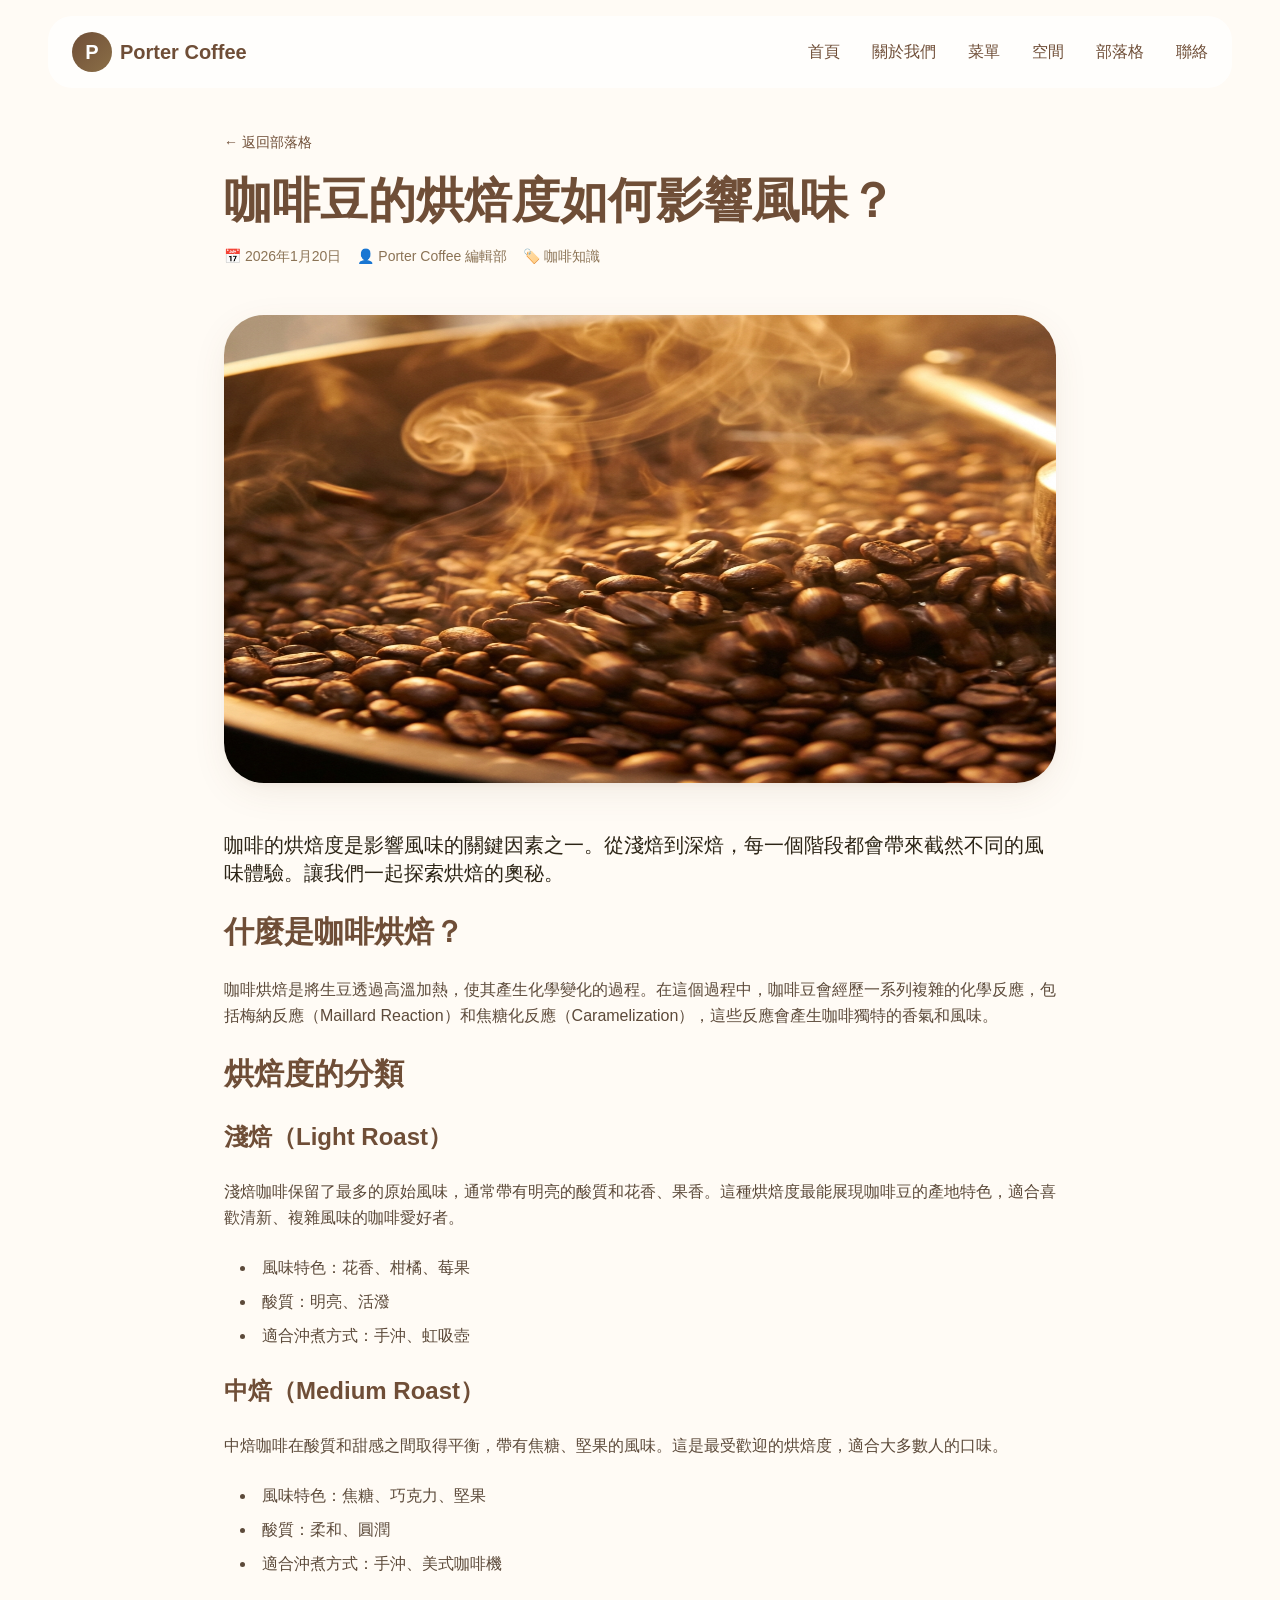
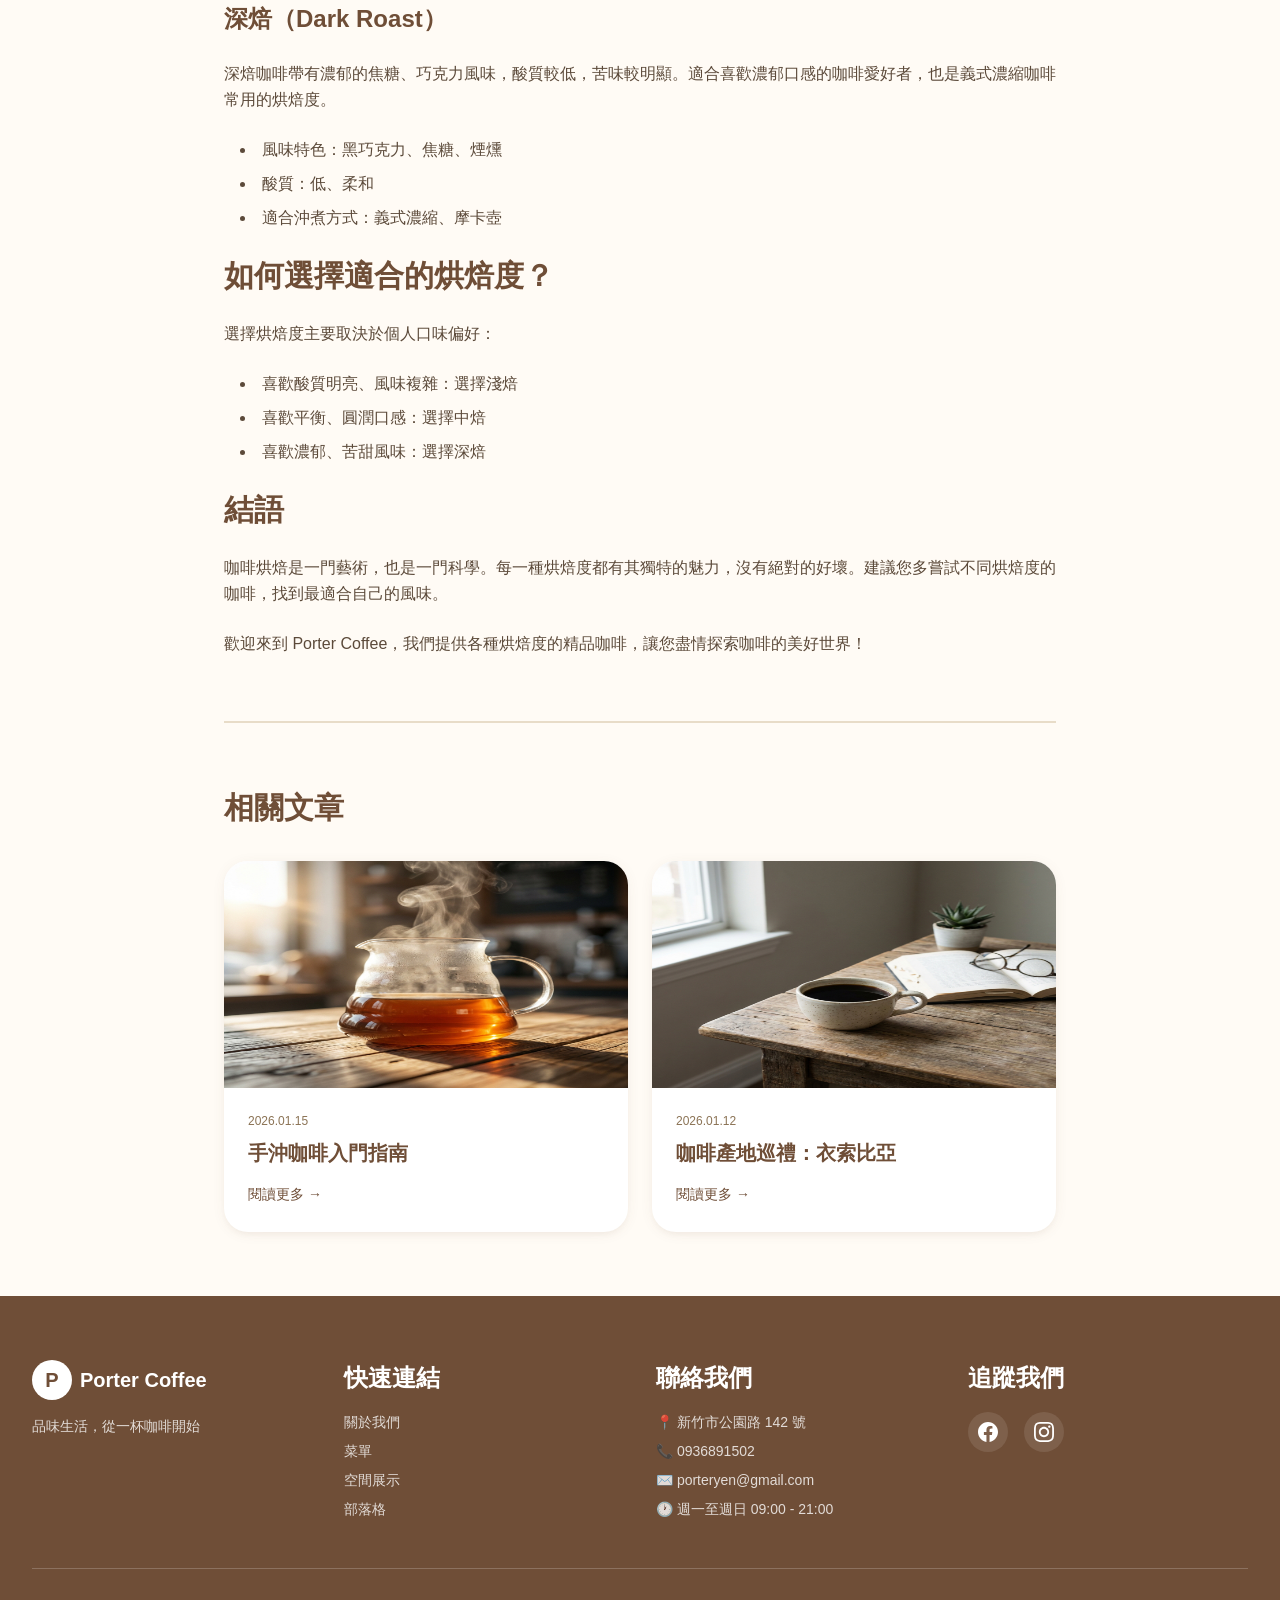
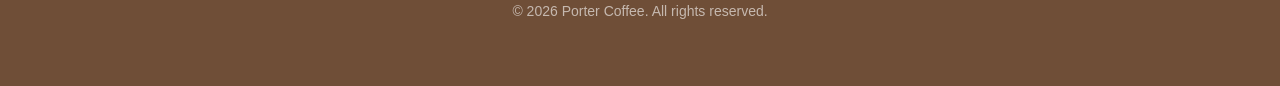
<file: sites/city_coffee/blog-detail.html>
<!DOCTYPE html>
<html lang="zh-TW">
<head>
  <meta charset="UTF-8">
  <meta name="viewport" content="width=device-width, initial-scale=1.0">
  <meta name="description" content="咖啡豆的烘焙度如何影響風味 - Porter Coffee 部落格">
  <title>咖啡豆的烘焙度如何影響風味 - Porter Coffee</title>
  <link rel="stylesheet" href="./assets/css/tailwind.css">
</head>
<body>
  <nav class="fixed top-4 left-4 right-4 z-50 transition-all duration-300">
    <div class="container-custom">
      <div class="bg-white/70 backdrop-blur-sm rounded-3xl px-6 py-4 flex items-center justify-between">
        <a href="index.html" class="flex items-center space-x-2">
          <div class="w-10 h-10 bg-coffee-gradient rounded-full flex items-center justify-center">
            <span class="text-white font-heading font-bold text-xl">P</span>
          </div>
          <span class="font-heading font-bold text-xl text-primary hidden sm:inline">Porter Coffee</span>
        </a>
        <div class="hidden md:flex items-center space-x-8">
          <a href="index.html" class="nav-link link">首頁</a>
          <a href="about.html" class="nav-link link">關於我們</a>
          <a href="menu.html" class="nav-link link">菜單</a>
          <a href="space.html" class="nav-link link">空間</a>
          <a href="blog.html" class="nav-link link">部落格</a>
          <a href="contact.html" class="nav-link link">聯絡</a>
        </div>
        <button id="mobile-menu-btn" class="md:hidden p-2 cursor-pointer" aria-label="開啟選單" aria-expanded="false">
          <svg class="w-6 h-6 text-primary" fill="none" stroke="currentColor" viewBox="0 0 24 24">
            <path stroke-linecap="round" stroke-linejoin="round" stroke-width="2" d="M4 6h16M4 12h16M4 18h16"></path>
          </svg>
        </button>
      </div>
      <div id="mobile-menu" class="hidden md:hidden mt-2 bg-white rounded-3xl shadow-soft overflow-hidden">
        <div class="flex flex-col p-4 space-y-3">
          <a href="index.html" class="nav-link link py-2">首頁</a>
          <a href="about.html" class="nav-link link py-2">關於我們</a>
          <a href="menu.html" class="nav-link link py-2">菜單</a>
          <a href="space.html" class="nav-link link py-2">空間</a>
          <a href="blog.html" class="nav-link link py-2">部落格</a>
          <a href="contact.html" class="nav-link link py-2">聯絡</a>
        </div>
      </div>
    </div>
  </nav>

  <article class="pt-32 pb-16">
    <div class="container-custom max-w-4xl">
      <!-- 文章標題 -->
      <header class="mb-12 fade-in-element">
        <div class="mb-4">
          <a href="blog.html" class="link text-small">← 返回部落格</a>
        </div>
        <h1 class="text-h1 text-primary mb-4">咖啡豆的烘焙度如何影響風味？</h1>
        <div class="flex items-center gap-4 text-text-muted text-small">
          <span>📅 2026年1月20日</span>
          <span>👤 Porter Coffee 編輯部</span>
          <span>🏷️ 咖啡知識</span>
        </div>
      </header>

      <!-- 封面圖 -->
      <div class="mb-12 fade-in-element">
        <img src="assets/images/blog/roasting.png" alt="咖啡烘焙" class="w-full aspect-video object-cover rounded-5xl shadow-soft-lg">
      </div>

      <!-- 文章內容 -->
      <div class="prose prose-lg max-w-none fade-in-element">
        <div class="space-y-6 text-text-secondary leading-relaxed">
          <p class="text-xl text-text-primary font-medium">
            咖啡的烘焙度是影響風味的關鍵因素之一。從淺焙到深焙，每一個階段都會帶來截然不同的風味體驗。讓我們一起探索烘焙的奧秘。
          </p>

          <h2 class="text-h3 text-primary mt-12 mb-6">什麼是咖啡烘焙？</h2>
          <p>
            咖啡烘焙是將生豆透過高溫加熱，使其產生化學變化的過程。在這個過程中，咖啡豆會經歷一系列複雜的化學反應，包括梅納反應（Maillard Reaction）和焦糖化反應（Caramelization），這些反應會產生咖啡獨特的香氣和風味。
          </p>

          <h2 class="text-h3 text-primary mt-12 mb-6">烘焙度的分類</h2>
          
          <h3 class="text-h4 text-primary mt-8 mb-4">淺焙（Light Roast）</h3>
          <p>
            淺焙咖啡保留了最多的原始風味，通常帶有明亮的酸質和花香、果香。這種烘焙度最能展現咖啡豆的產地特色，適合喜歡清新、複雜風味的咖啡愛好者。
          </p>
          <ul class="list-disc list-inside space-y-2 ml-4">
            <li>風味特色：花香、柑橘、莓果</li>
            <li>酸質：明亮、活潑</li>
            <li>適合沖煮方式：手沖、虹吸壺</li>
          </ul>

          <h3 class="text-h4 text-primary mt-8 mb-4">中焙（Medium Roast）</h3>
          <p>
            中焙咖啡在酸質和甜感之間取得平衡，帶有焦糖、堅果的風味。這是最受歡迎的烘焙度，適合大多數人的口味。
          </p>
          <ul class="list-disc list-inside space-y-2 ml-4">
            <li>風味特色：焦糖、巧克力、堅果</li>
            <li>酸質：柔和、圓潤</li>
            <li>適合沖煮方式：手沖、美式咖啡機</li>
          </ul>

          <h3 class="text-h4 text-primary mt-8 mb-4">深焙（Dark Roast）</h3>
          <p>
            深焙咖啡帶有濃郁的焦糖、巧克力風味，酸質較低，苦味較明顯。適合喜歡濃郁口感的咖啡愛好者，也是義式濃縮咖啡常用的烘焙度。
          </p>
          <ul class="list-disc list-inside space-y-2 ml-4">
            <li>風味特色：黑巧克力、焦糖、煙燻</li>
            <li>酸質：低、柔和</li>
            <li>適合沖煮方式：義式濃縮、摩卡壺</li>
          </ul>

          <h2 class="text-h3 text-primary mt-12 mb-6">如何選擇適合的烘焙度？</h2>
          <p>
            選擇烘焙度主要取決於個人口味偏好：
          </p>
          <ul class="list-disc list-inside space-y-2 ml-4">
            <li>喜歡酸質明亮、風味複雜：選擇淺焙</li>
            <li>喜歡平衡、圓潤口感：選擇中焙</li>
            <li>喜歡濃郁、苦甜風味：選擇深焙</li>
          </ul>

          <h2 class="text-h3 text-primary mt-12 mb-6">結語</h2>
          <p>
            咖啡烘焙是一門藝術，也是一門科學。每一種烘焙度都有其獨特的魅力，沒有絕對的好壞。建議您多嘗試不同烘焙度的咖啡，找到最適合自己的風味。
          </p>
          <p>
            歡迎來到 Porter Coffee，我們提供各種烘焙度的精品咖啡，讓您盡情探索咖啡的美好世界！
          </p>
        </div>
      </div>

      <!-- 相關文章 -->
      <section class="mt-16 pt-16 border-t-2 border-border">
        <h2 class="text-h3 text-primary mb-8 fade-in-element">相關文章</h2>
        <div class="grid md:grid-cols-2 gap-6">
          <article class="card fade-in-element cursor-pointer">
            <img src="assets/images/menu/coffee-drip.png" alt="手沖咖啡" class="w-full h-full object-cover aspect-video">
            <div class="p-6">
              <p class="text-caption text-text-muted mb-2">2026.01.15</p>
              <h3 class="text-h5 text-primary mb-3 hover:text-primary-dark transition-colors">
                手沖咖啡入門指南
              </h3>
              <a href="blog-detail.html" class="link text-small font-medium">閱讀更多 →</a>
            </div>
          </article>

          <article class="card fade-in-element cursor-pointer">
            <img src="assets/images/menu/coffee-colombia.png" alt="咖啡產地" class="w-full h-full object-cover aspect-video">
            <div class="p-6">
              <p class="text-caption text-text-muted mb-2">2026.01.12</p>
              <h3 class="text-h5 text-primary mb-3 hover:text-primary-dark transition-colors">
                咖啡產地巡禮：衣索比亞
              </h3>
              <a href="blog-detail.html" class="link text-small font-medium">閱讀更多 →</a>
            </div>
          </article>
        </div>
      </section>
    </div>
  </article>

  <footer class="bg-primary text-white py-16">
    <div class="container-custom">
      <div class="grid md:grid-cols-4 gap-8 mb-12">
        <div>
          <div class="flex items-center space-x-2 mb-4">
            <div class="w-10 h-10 bg-white rounded-full flex items-center justify-center">
              <span class="text-primary font-heading font-bold text-xl">P</span>
            </div>
            <span class="font-heading font-bold text-xl">Porter Coffee</span>
          </div>
          <p class="text-white/80 text-small">品味生活，從一杯咖啡開始</p>
        </div>
        <div>
          <h4 class="font-heading font-semibold mb-4">快速連結</h4>
          <ul class="space-y-2 text-small">
            <li><a href="about.html" class="text-white/80 hover:text-white transition-colors">關於我們</a></li>
            <li><a href="menu.html" class="text-white/80 hover:text-white transition-colors">菜單</a></li>
            <li><a href="space.html" class="text-white/80 hover:text-white transition-colors">空間展示</a></li>
            <li><a href="blog.html" class="text-white/80 hover:text-white transition-colors">部落格</a></li>
          </ul>
        </div>
        <div>
          <h4 class="font-heading font-semibold mb-4">聯絡我們</h4>
          <ul class="space-y-2 text-small text-white/80">
            <li>📍 新竹市公園路 142 號</li>
            <li>📞 0936891502</li>
            <li>✉️ porteryen@gmail.com</li>
            <li>🕐 週一至週日 09:00 - 21:00</li>
          </ul>
        </div>
        <div>
          <h4 class="font-heading font-semibold mb-4">追蹤我們</h4>
          <div class="flex space-x-4">
            <a href="#" class="w-10 h-10 bg-white/10 hover:bg-white/20 rounded-full flex items-center justify-center transition-colors cursor-pointer" aria-label="Facebook">
              <svg class="w-5 h-5" fill="currentColor" viewBox="0 0 24 24"><path d="M24 12.073c0-6.627-5.373-12-12-12s-12 5.373-12 12c0 5.99 4.388 10.954 10.125 11.854v-8.385H7.078v-3.47h3.047V9.43c0-3.007 1.792-4.669 4.533-4.669 1.312 0 2.686.235 2.686.235v2.953H15.83c-1.491 0-1.956.925-1.956 1.874v2.25h3.328l-.532 3.47h-2.796v8.385C19.612 23.027 24 18.062 24 12.073z"/></svg>
            </a>
            <a href="#" class="w-10 h-10 bg-white/10 hover:bg-white/20 rounded-full flex items-center justify-center transition-colors cursor-pointer" aria-label="Instagram">
              <svg class="w-5 h-5" fill="currentColor" viewBox="0 0 24 24"><path d="M12 2.163c3.204 0 3.584.012 4.85.07 3.252.148 4.771 1.691 4.919 4.919.058 1.265.069 1.645.069 4.849 0 3.205-.012 3.584-.069 4.849-.149 3.225-1.664 4.771-4.919 4.919-1.266.058-1.644.07-4.85.07-3.204 0-3.584-.012-4.849-.07-3.26-.149-4.771-1.699-4.919-4.92-.058-1.265-.07-1.644-.07-4.849 0-3.204.013-3.583.07-4.849.149-3.227 1.664-4.771 4.919-4.919 1.266-.057 1.645-.069 4.849-.069zm0-2.163c-3.259 0-3.667.014-4.947.072-4.358.2-6.78 2.618-6.98 6.98-.059 1.281-.073 1.689-.073 4.948 0 3.259.014 3.668.072 4.948.2 4.358 2.618 6.78 6.98 6.98 1.281.058 1.689.072 4.948.072 3.259 0 3.668-.014 4.948-.072 4.354-.2 6.782-2.618 6.979-6.98.059-1.28.073-1.689.073-4.948 0-3.259-.014-3.667-.072-4.947-.196-4.354-2.617-6.78-6.979-6.98-1.281-.059-1.69-.073-4.949-.073zm0 5.838c-3.403 0-6.162 2.759-6.162 6.162s2.759 6.163 6.162 6.163 6.162-2.759 6.162-6.163c0-3.403-2.759-6.162-6.162-6.162zm0 10.162c-2.209 0-4-1.79-4-4 0-2.209 1.791-4 4-4s4 1.791 4 4c0 2.21-1.791 4-4 4zm6.406-11.845c-.796 0-1.441.645-1.441 1.44s.645 1.44 1.441 1.44c.795 0 1.439-.645 1.439-1.44s-.644-1.44-1.439-1.44z"/></svg>
            </a>
          </div>
        </div>
      </div>
      <div class="border-t border-white/20 pt-8 text-center text-small text-white/60">
        <p>&copy; 2026 Porter Coffee. All rights reserved.</p>
      </div>
    </div>
  </footer>

  <button id="back-to-top" class="hidden fixed bottom-8 right-8 w-12 h-12 bg-primary hover:bg-primary-dark text-white rounded-full shadow-soft-lg transition-all duration-300 cursor-pointer z-40" aria-label="回到頂部">
    <svg class="w-6 h-6 mx-auto" fill="none" stroke="currentColor" viewBox="0 0 24 24">
      <path stroke-linecap="round" stroke-linejoin="round" stroke-width="2" d="M5 10l7-7m0 0l7 7m-7-7v18"></path>
    </svg>
  </button>

  <script src="./assets/js/navigation.js"></script>
  <script src="./assets/js/main.js"></script>
</body>
</html>
</file>
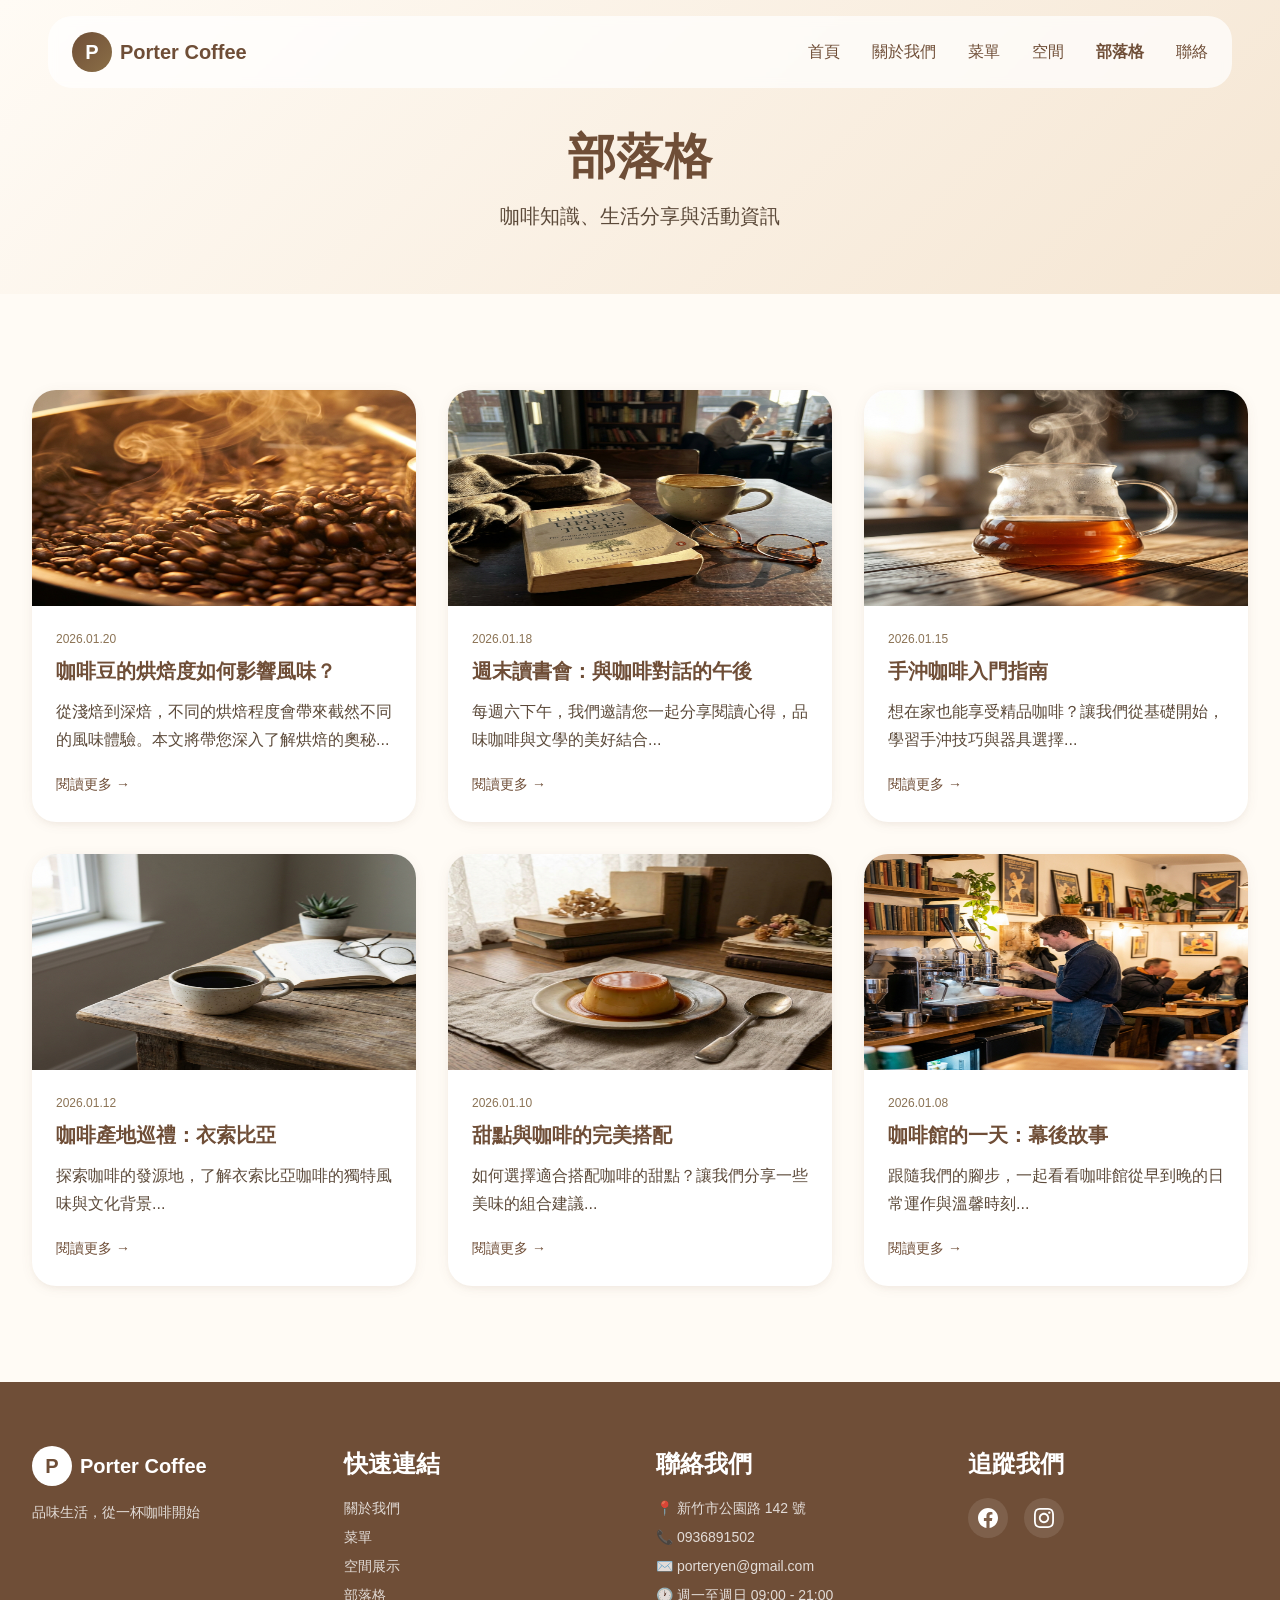
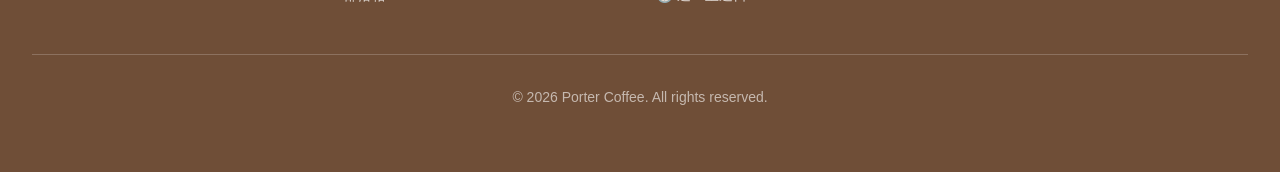
<file: sites/city_coffee/blog.html>
<!DOCTYPE html>
<html lang="zh-TW">
<head>
  <meta charset="UTF-8">
  <meta name="viewport" content="width=device-width, initial-scale=1.0">
  <meta name="description" content="Porter Coffee 部落格 - 咖啡知識、生活分享與活動資訊">
  <title>部落格 - Porter Coffee 都市咖啡館</title>
  <link rel="stylesheet" href="./assets/css/tailwind.css">
</head>
<body>
  <nav class="fixed top-4 left-4 right-4 z-50 transition-all duration-300">
    <div class="container-custom">
      <div class="bg-white/70 backdrop-blur-sm rounded-3xl px-6 py-4 flex items-center justify-between">
        <a href="index.html" class="flex items-center space-x-2">
          <div class="w-10 h-10 bg-coffee-gradient rounded-full flex items-center justify-center">
            <span class="text-white font-heading font-bold text-xl">P</span>
          </div>
          <span class="font-heading font-bold text-xl text-primary hidden sm:inline">Porter Coffee</span>
        </a>
        <div class="hidden md:flex items-center space-x-8">
          <a href="index.html" class="nav-link link">首頁</a>
          <a href="about.html" class="nav-link link">關於我們</a>
          <a href="menu.html" class="nav-link link">菜單</a>
          <a href="space.html" class="nav-link link">空間</a>
          <a href="blog.html" class="nav-link link">部落格</a>
          <a href="contact.html" class="nav-link link">聯絡</a>
        </div>
        <button id="mobile-menu-btn" class="md:hidden p-2 cursor-pointer" aria-label="開啟選單" aria-expanded="false">
          <svg class="w-6 h-6 text-primary" fill="none" stroke="currentColor" viewBox="0 0 24 24">
            <path stroke-linecap="round" stroke-linejoin="round" stroke-width="2" d="M4 6h16M4 12h16M4 18h16"></path>
          </svg>
        </button>
      </div>
      <div id="mobile-menu" class="hidden md:hidden mt-2 bg-white rounded-3xl shadow-soft overflow-hidden">
        <div class="flex flex-col p-4 space-y-3">
          <a href="index.html" class="nav-link link py-2">首頁</a>
          <a href="about.html" class="nav-link link py-2">關於我們</a>
          <a href="menu.html" class="nav-link link py-2">菜單</a>
          <a href="space.html" class="nav-link link py-2">空間</a>
          <a href="blog.html" class="nav-link link py-2">部落格</a>
          <a href="contact.html" class="nav-link link py-2">聯絡</a>
        </div>
      </div>
    </div>
  </nav>

  <section class="pt-32 pb-16 bg-warm-gradient">
    <div class="container-custom text-center">
      <h1 class="text-h1 text-primary mb-4 fade-in-element">部落格</h1>
      <p class="text-xl text-text-secondary max-w-2xl mx-auto fade-in-element">
        咖啡知識、生活分享與活動資訊
      </p>
    </div>
  </section>

  <section class="section bg-bg-primary">
    <div class="container-custom">
      <div class="grid md:grid-cols-2 lg:grid-cols-3 gap-8">
        <article class="card fade-in-element cursor-pointer">
          <img src="assets/images/blog/roasting.png" alt="咖啡烘焙" class="w-full h-full object-cover aspect-video">
          <div class="p-6">
            <p class="text-caption text-text-muted mb-2">2026.01.20</p>
            <h3 class="text-h5 text-primary mb-3 hover:text-primary-dark transition-colors">
              咖啡豆的烘焙度如何影響風味？
            </h3>
            <p class="text-text-secondary mb-4">
              從淺焙到深焙，不同的烘焙程度會帶來截然不同的風味體驗。本文將帶您深入了解烘焙的奧秘...
            </p>
            <a href="blog-detail.html" class="link text-small font-medium">閱讀更多 →</a>
          </div>
        </article>

        <article class="card fade-in-element cursor-pointer">
          <img src="assets/images/blog/reading.png" alt="讀書會" class="w-full h-full object-cover aspect-video">
          <div class="p-6">
            <p class="text-caption text-text-muted mb-2">2026.01.18</p>
            <h3 class="text-h5 text-primary mb-3 hover:text-primary-dark transition-colors">
              週末讀書會：與咖啡對話的午後
            </h3>
            <p class="text-text-secondary mb-4">
              每週六下午，我們邀請您一起分享閱讀心得，品味咖啡與文學的美好結合...
            </p>
            <a href="blog-detail.html" class="link text-small font-medium">閱讀更多 →</a>
          </div>
        </article>

        <article class="card fade-in-element cursor-pointer">
          <img src="assets/images/menu/coffee-drip.png" alt="手沖咖啡" class="w-full h-full object-cover aspect-video">
          <div class="p-6">
            <p class="text-caption text-text-muted mb-2">2026.01.15</p>
            <h3 class="text-h5 text-primary mb-3 hover:text-primary-dark transition-colors">
              手沖咖啡入門指南
            </h3>
            <p class="text-text-secondary mb-4">
              想在家也能享受精品咖啡？讓我們從基礎開始，學習手沖技巧與器具選擇...
            </p>
            <a href="blog-detail.html" class="link text-small font-medium">閱讀更多 →</a>
          </div>
        </article>

        <article class="card fade-in-element cursor-pointer">
          <img src="assets/images/menu/coffee-colombia.png" alt="咖啡產地" class="w-full h-full object-cover aspect-video">
          <div class="p-6">
            <p class="text-caption text-text-muted mb-2">2026.01.12</p>
            <h3 class="text-h5 text-primary mb-3 hover:text-primary-dark transition-colors">
              咖啡產地巡禮：衣索比亞
            </h3>
            <p class="text-text-secondary mb-4">
              探索咖啡的發源地，了解衣索比亞咖啡的獨特風味與文化背景...
            </p>
            <a href="blog-detail.html" class="link text-small font-medium">閱讀更多 →</a>
          </div>
        </article>

        <article class="card fade-in-element cursor-pointer">
          <img src="assets/images/menu/dessert-pudding.png" alt="甜點搭配" class="w-full h-full object-cover aspect-video">
          <div class="p-6">
            <p class="text-caption text-text-muted mb-2">2026.01.10</p>
            <h3 class="text-h5 text-primary mb-3 hover:text-primary-dark transition-colors">
              甜點與咖啡的完美搭配
            </h3>
            <p class="text-text-secondary mb-4">
              如何選擇適合搭配咖啡的甜點？讓我們分享一些美味的組合建議...
            </p>
            <a href="blog-detail.html" class="link text-small font-medium">閱讀更多 →</a>
          </div>
        </article>

        <article class="card fade-in-element cursor-pointer">
          <img src="assets/images/space/bar.png" alt="咖啡館日常" class="w-full h-full object-cover aspect-video">
          <div class="p-6">
            <p class="text-caption text-text-muted mb-2">2026.01.08</p>
            <h3 class="text-h5 text-primary mb-3 hover:text-primary-dark transition-colors">
              咖啡館的一天：幕後故事
            </h3>
            <p class="text-text-secondary mb-4">
              跟隨我們的腳步，一起看看咖啡館從早到晚的日常運作與溫馨時刻...
            </p>
            <a href="blog-detail.html" class="link text-small font-medium">閱讀更多 →</a>
          </div>
        </article>
      </div>
    </div>
  </section>

  <footer class="bg-primary text-white py-16">
    <div class="container-custom">
      <div class="grid md:grid-cols-4 gap-8 mb-12">
        <div>
          <div class="flex items-center space-x-2 mb-4">
            <div class="w-10 h-10 bg-white rounded-full flex items-center justify-center">
              <span class="text-primary font-heading font-bold text-xl">P</span>
            </div>
            <span class="font-heading font-bold text-xl">Porter Coffee</span>
          </div>
          <p class="text-white/80 text-small">品味生活，從一杯咖啡開始</p>
        </div>
        <div>
          <h4 class="font-heading font-semibold mb-4">快速連結</h4>
          <ul class="space-y-2 text-small">
            <li><a href="about.html" class="text-white/80 hover:text-white transition-colors">關於我們</a></li>
            <li><a href="menu.html" class="text-white/80 hover:text-white transition-colors">菜單</a></li>
            <li><a href="space.html" class="text-white/80 hover:text-white transition-colors">空間展示</a></li>
            <li><a href="blog.html" class="text-white/80 hover:text-white transition-colors">部落格</a></li>
          </ul>
        </div>
        <div>
          <h4 class="font-heading font-semibold mb-4">聯絡我們</h4>
          <ul class="space-y-2 text-small text-white/80">
            <li>📍 新竹市公園路 142 號</li>
            <li>📞 0936891502</li>
            <li>✉️ porteryen@gmail.com</li>
            <li>🕐 週一至週日 09:00 - 21:00</li>
          </ul>
        </div>
        <div>
          <h4 class="font-heading font-semibold mb-4">追蹤我們</h4>
          <div class="flex space-x-4">
            <a href="#" class="w-10 h-10 bg-white/10 hover:bg-white/20 rounded-full flex items-center justify-center transition-colors cursor-pointer" aria-label="Facebook">
              <svg class="w-5 h-5" fill="currentColor" viewBox="0 0 24 24"><path d="M24 12.073c0-6.627-5.373-12-12-12s-12 5.373-12 12c0 5.99 4.388 10.954 10.125 11.854v-8.385H7.078v-3.47h3.047V9.43c0-3.007 1.792-4.669 4.533-4.669 1.312 0 2.686.235 2.686.235v2.953H15.83c-1.491 0-1.956.925-1.956 1.874v2.25h3.328l-.532 3.47h-2.796v8.385C19.612 23.027 24 18.062 24 12.073z"/></svg>
            </a>
            <a href="#" class="w-10 h-10 bg-white/10 hover:bg-white/20 rounded-full flex items-center justify-center transition-colors cursor-pointer" aria-label="Instagram">
              <svg class="w-5 h-5" fill="currentColor" viewBox="0 0 24 24"><path d="M12 2.163c3.204 0 3.584.012 4.85.07 3.252.148 4.771 1.691 4.919 4.919.058 1.265.069 1.645.069 4.849 0 3.205-.012 3.584-.069 4.849-.149 3.225-1.664 4.771-4.919 4.919-1.266.058-1.644.07-4.85.07-3.204 0-3.584-.012-4.849-.07-3.26-.149-4.771-1.699-4.919-4.92-.058-1.265-.07-1.644-.07-4.849 0-3.204.013-3.583.07-4.849.149-3.227 1.664-4.771 4.919-4.919 1.266-.057 1.645-.069 4.849-.069zm0-2.163c-3.259 0-3.667.014-4.947.072-4.358.2-6.78 2.618-6.98 6.98-.059 1.281-.073 1.689-.073 4.948 0 3.259.014 3.668.072 4.948.2 4.358 2.618 6.78 6.98 6.98 1.281.058 1.689.072 4.948.072 3.259 0 3.668-.014 4.948-.072 4.354-.2 6.782-2.618 6.979-6.98.059-1.28.073-1.689.073-4.948 0-3.259-.014-3.667-.072-4.947-.196-4.354-2.617-6.78-6.979-6.98-1.281-.059-1.69-.073-4.949-.073zm0 5.838c-3.403 0-6.162 2.759-6.162 6.162s2.759 6.163 6.162 6.163 6.162-2.759 6.162-6.163c0-3.403-2.759-6.162-6.162-6.162zm0 10.162c-2.209 0-4-1.79-4-4 0-2.209 1.791-4 4-4s4 1.791 4 4c0 2.21-1.791 4-4 4zm6.406-11.845c-.796 0-1.441.645-1.441 1.44s.645 1.44 1.441 1.44c.795 0 1.439-.645 1.439-1.44s-.644-1.44-1.439-1.44z"/></svg>
            </a>
          </div>
        </div>
      </div>
      <div class="border-t border-white/20 pt-8 text-center text-small text-white/60">
        <p>&copy; 2026 Porter Coffee. All rights reserved.</p>
      </div>
    </div>
  </footer>

  <button id="back-to-top" class="hidden fixed bottom-8 right-8 w-12 h-12 bg-primary hover:bg-primary-dark text-white rounded-full shadow-soft-lg transition-all duration-300 cursor-pointer z-40" aria-label="回到頂部">
    <svg class="w-6 h-6 mx-auto" fill="none" stroke="currentColor" viewBox="0 0 24 24">
      <path stroke-linecap="round" stroke-linejoin="round" stroke-width="2" d="M5 10l7-7m0 0l7 7m-7-7v18"></path>
    </svg>
  </button>

  <script src="./assets/js/navigation.js"></script>
  <script src="./assets/js/main.js"></script>
</body>
</html>
</file>
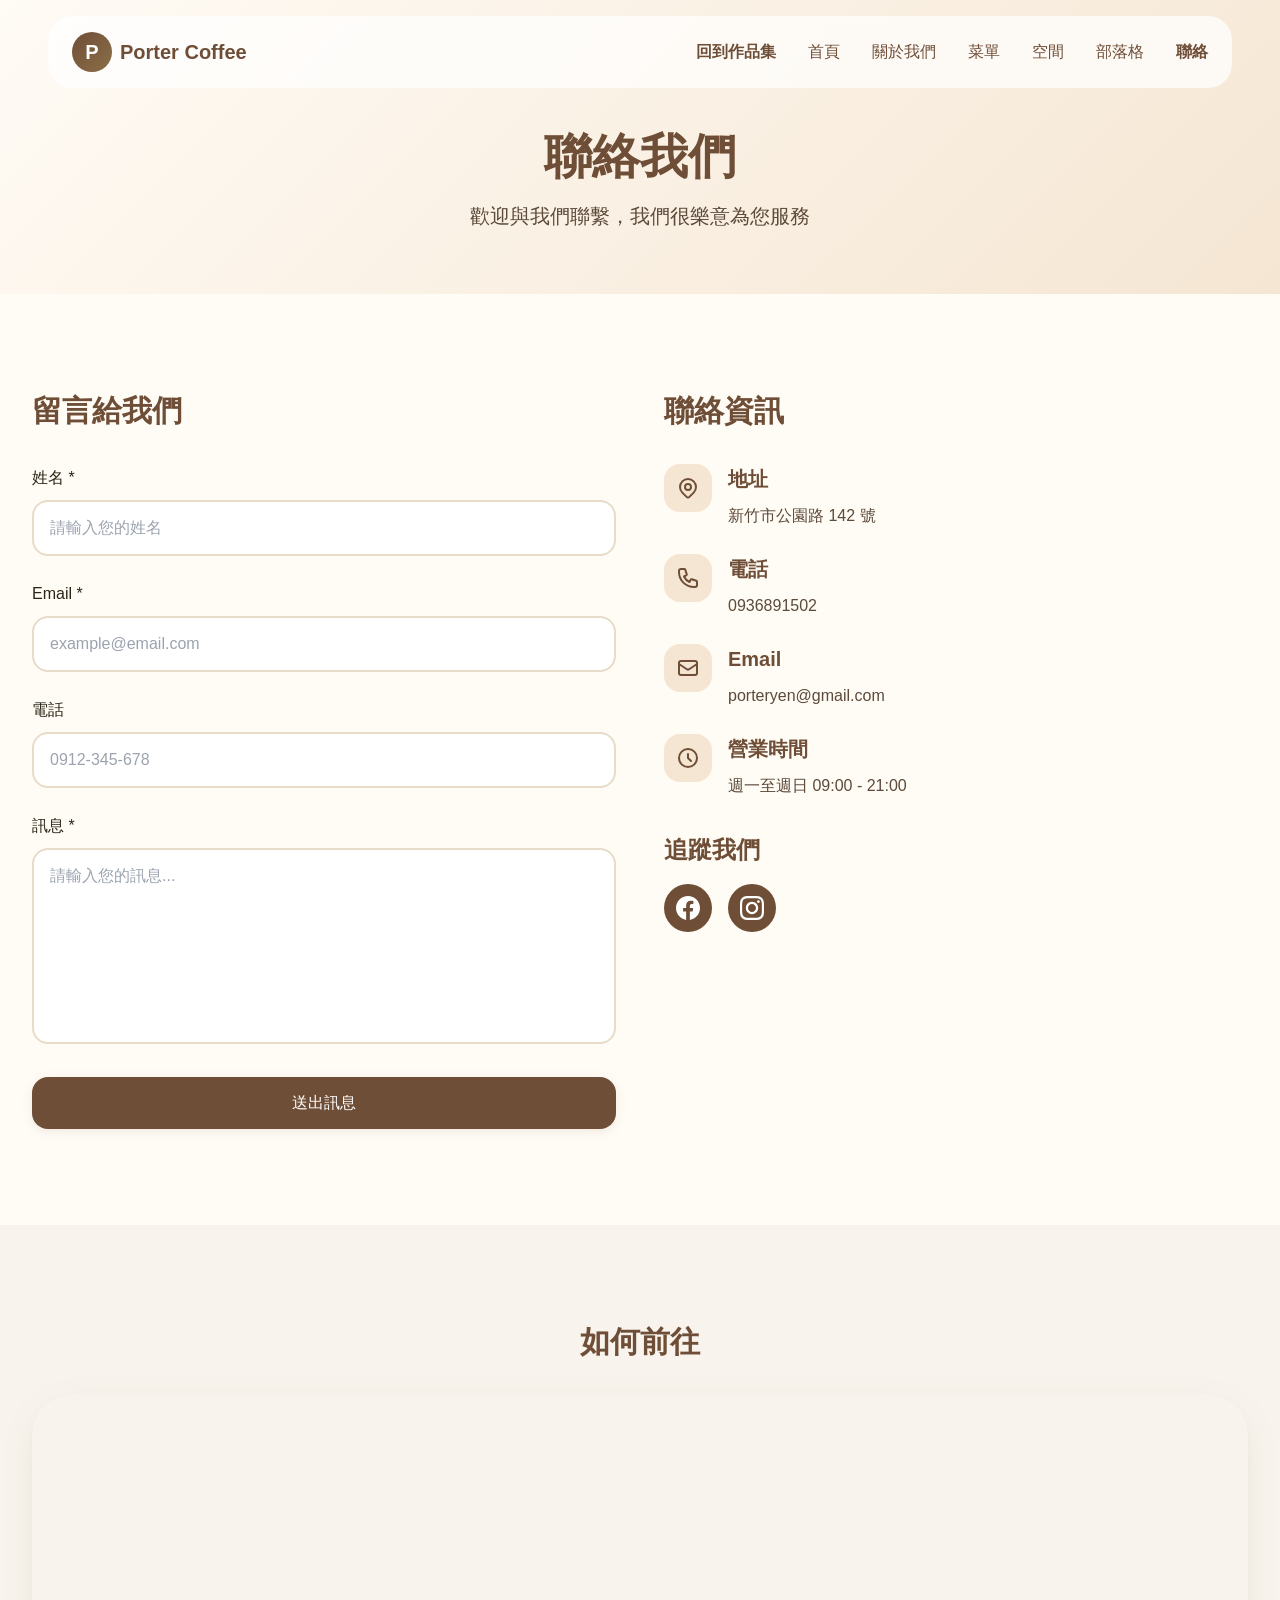
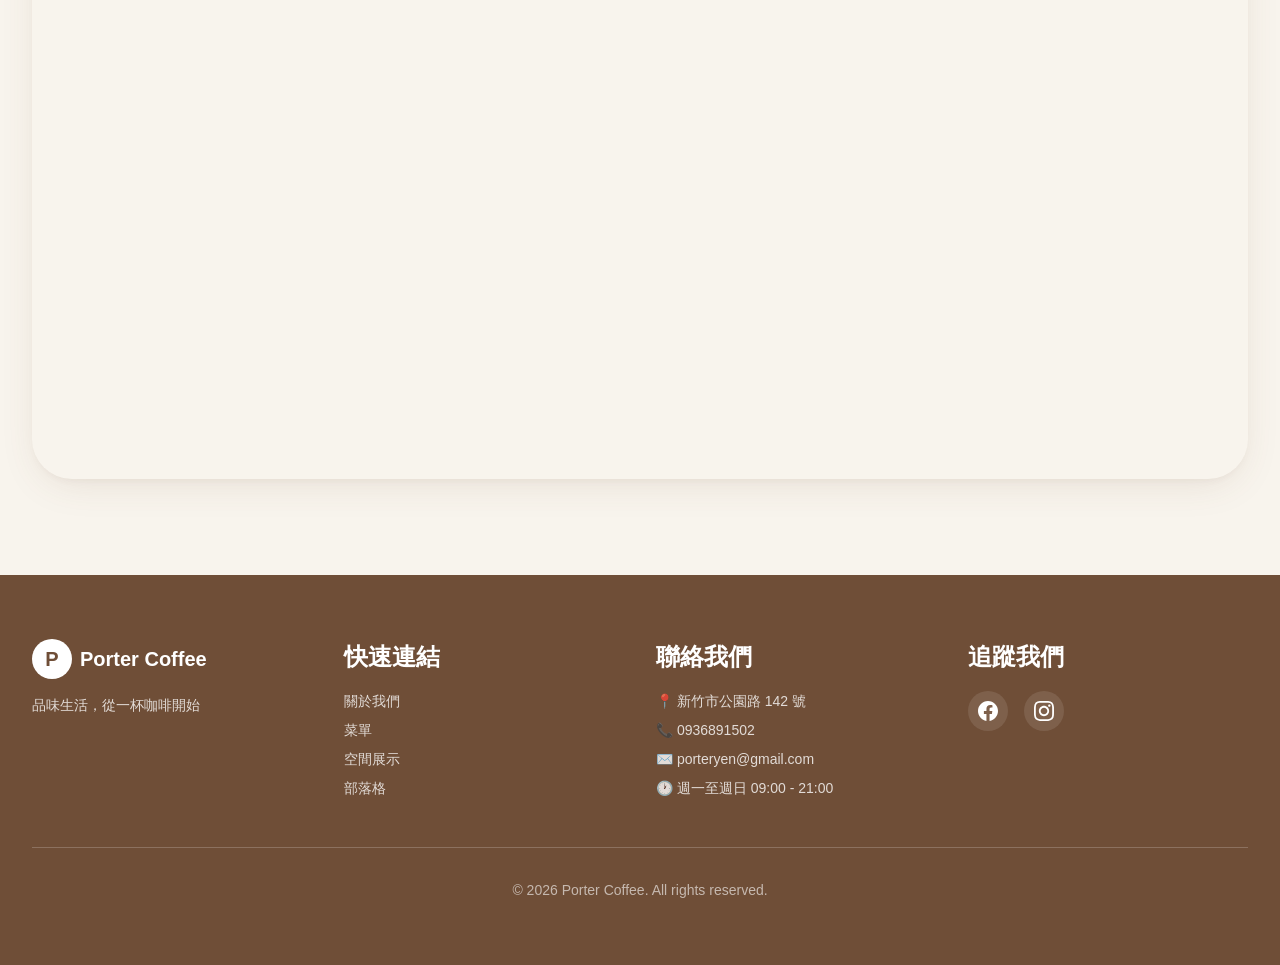
<file: sites/city_coffee/contact.html>
<!DOCTYPE html>
<html lang="zh-TW">
<head>
  <meta charset="UTF-8">
  <meta name="viewport" content="width=device-width, initial-scale=1.0">
  <meta name="description" content="聯絡 Porter Coffee - 歡迎與我們聯繫">
  <title>聯絡我們 - Porter Coffee 都市咖啡館</title>
  <link rel="stylesheet" href="./assets/css/tailwind.css">
</head>
<body>
  <nav class="fixed top-4 left-4 right-4 z-50 transition-all duration-300">
    <div class="container-custom">
      <div class="bg-white/70 backdrop-blur-sm rounded-3xl px-6 py-4 flex items-center justify-between">
        <a href="index.html" class="flex items-center space-x-2">
          <div class="w-10 h-10 bg-coffee-gradient rounded-full flex items-center justify-center">
            <span class="text-white font-heading font-bold text-xl">P</span>
          </div>
          <span class="font-heading font-bold text-xl text-primary hidden sm:inline">Porter Coffee</span>
        </a>
        <div class="hidden md:flex items-center space-x-8">
          <a href="/" target="_top" class="nav-link link font-bold text-primary">回到作品集</a>
          <a href="index.html" class="nav-link link">首頁</a>
          <a href="about.html" class="nav-link link">關於我們</a>
          <a href="menu.html" class="nav-link link">菜單</a>
          <a href="space.html" class="nav-link link">空間</a>
          <a href="blog.html" class="nav-link link">部落格</a>
          <a href="contact.html" class="nav-link link">聯絡</a>
        </div>
        <button id="mobile-menu-btn" class="md:hidden p-2 cursor-pointer" aria-label="開啟選單" aria-expanded="false">
          <svg class="w-6 h-6 text-primary" fill="none" stroke="currentColor" viewBox="0 0 24 24">
            <path stroke-linecap="round" stroke-linejoin="round" stroke-width="2" d="M4 6h16M4 12h16M4 18h16"></path>
          </svg>
        </button>
      </div>
      <div id="mobile-menu" class="hidden md:hidden mt-2 bg-white rounded-3xl shadow-soft overflow-hidden">
        <div class="flex flex-col p-4 space-y-3">
          <a href="/" target="_top" class="nav-link link py-2 font-bold text-primary border-b border-primary/10">回到作品集</a>
          <a href="index.html" class="nav-link link py-2">首頁</a>
          <a href="about.html" class="nav-link link py-2">關於我們</a>
          <a href="menu.html" class="nav-link link py-2">菜單</a>
          <a href="space.html" class="nav-link link py-2">空間</a>
          <a href="blog.html" class="nav-link link py-2">部落格</a>
          <a href="contact.html" class="nav-link link py-2">聯絡</a>
        </div>
      </div>
    </div>
  </nav>

  <section class="pt-32 pb-16 bg-warm-gradient">
    <div class="container-custom text-center">
      <h1 class="text-h1 text-primary mb-4 fade-in-element">聯絡我們</h1>
      <p class="text-xl text-text-secondary max-w-2xl mx-auto fade-in-element">
        歡迎與我們聯繫，我們很樂意為您服務
      </p>
    </div>
  </section>

  <section class="section bg-bg-primary">
    <div class="container-custom">
      <div class="grid lg:grid-cols-2 gap-12">
        <!-- 聯絡表單 -->
        <div class="fade-in-element">
          <h2 class="text-h3 text-primary mb-8">留言給我們</h2>
          <form id="contact-form" class="space-y-6">
            <div>
              <label for="name" class="block text-text-primary font-medium mb-2">姓名 *</label>
              <input 
                type="text" 
                id="name" 
                name="name" 
                required 
                class="input"
                placeholder="請輸入您的姓名"
              >
            </div>

            <div>
              <label for="email" class="block text-text-primary font-medium mb-2">Email *</label>
              <input 
                type="email" 
                id="email" 
                name="email" 
                required 
                class="input"
                placeholder="example@email.com"
              >
            </div>

            <div>
              <label for="phone" class="block text-text-primary font-medium mb-2">電話</label>
              <input 
                type="tel" 
                id="phone" 
                name="phone" 
                class="input"
                placeholder="0912-345-678"
              >
            </div>

            <div>
              <label for="message" class="block text-text-primary font-medium mb-2">訊息 *</label>
              <textarea 
                id="message" 
                name="message" 
                required 
                rows="6" 
                class="textarea"
                placeholder="請輸入您的訊息..."
              ></textarea>
            </div>

            <button type="submit" class="btn btn-primary w-full">
              送出訊息
            </button>
          </form>
        </div>

        <!-- 聯絡資訊 -->
        <div class="space-y-8 fade-in-element">
          <div>
            <h2 class="text-h3 text-primary mb-8">聯絡資訊</h2>
            <div class="space-y-6">
              <div class="flex items-start gap-4">
                <div class="w-12 h-12 bg-secondary rounded-2xl flex items-center justify-center flex-shrink-0">
                  <svg class="w-6 h-6 text-primary" fill="none" stroke="currentColor" viewBox="0 0 24 24">
                    <path stroke-linecap="round" stroke-linejoin="round" stroke-width="2" d="M17.657 16.657L13.414 20.9a1.998 1.998 0 01-2.827 0l-4.244-4.243a8 8 0 1111.314 0z"></path>
                    <path stroke-linecap="round" stroke-linejoin="round" stroke-width="2" d="M15 11a3 3 0 11-6 0 3 3 0 016 0z"></path>
                  </svg>
                </div>
                <div>
                  <h3 class="text-h5 text-primary mb-2">地址</h3>
                  <p class="text-text-secondary">新竹市公園路 142 號</p>
                </div>
              </div>

              <div class="flex items-start gap-4">
                <div class="w-12 h-12 bg-secondary rounded-2xl flex items-center justify-center flex-shrink-0">
                  <svg class="w-6 h-6 text-primary" fill="none" stroke="currentColor" viewBox="0 0 24 24">
                    <path stroke-linecap="round" stroke-linejoin="round" stroke-width="2" d="M3 5a2 2 0 012-2h3.28a1 1 0 01.948.684l1.498 4.493a1 1 0 01-.502 1.21l-2.257 1.13a11.042 11.042 0 005.516 5.516l1.13-2.257a1 1 0 011.21-.502l4.493 1.498a1 1 0 01.684.949V19a2 2 0 01-2 2h-1C9.716 21 3 14.284 3 6V5z"></path>
                  </svg>
                </div>
                <div>
                  <h3 class="text-h5 text-primary mb-2">電話</h3>
                  <p class="text-text-secondary">0936891502</p>
                </div>
              </div>

              <div class="flex items-start gap-4">
                <div class="w-12 h-12 bg-secondary rounded-2xl flex items-center justify-center flex-shrink-0">
                  <svg class="w-6 h-6 text-primary" fill="none" stroke="currentColor" viewBox="0 0 24 24">
                    <path stroke-linecap="round" stroke-linejoin="round" stroke-width="2" d="M3 8l7.89 5.26a2 2 0 002.22 0L21 8M5 19h14a2 2 0 002-2V7a2 2 0 00-2-2H5a2 2 0 00-2 2v10a2 2 0 002 2z"></path>
                  </svg>
                </div>
                <div>
                  <h3 class="text-h5 text-primary mb-2">Email</h3>
                  <p class="text-text-secondary">porteryen@gmail.com</p>
                </div>
              </div>

              <div class="flex items-start gap-4">
                <div class="w-12 h-12 bg-secondary rounded-2xl flex items-center justify-center flex-shrink-0">
                  <svg class="w-6 h-6 text-primary" fill="none" stroke="currentColor" viewBox="0 0 24 24">
                    <path stroke-linecap="round" stroke-linejoin="round" stroke-width="2" d="M12 8v4l3 3m6-3a9 9 0 11-18 0 9 9 0 0118 0z"></path>
                  </svg>
                </div>
                <div>
                  <h3 class="text-h5 text-primary mb-2">營業時間</h3>
                  <p class="text-text-secondary">週一至週日 09:00 - 21:00</p>
                </div>
              </div>
            </div>
          </div>

          <!-- 社群媒體 -->
          <div>
            <h3 class="text-h4 text-primary mb-4">追蹤我們</h3>
            <div class="flex gap-4">
              <a href="#" class="w-12 h-12 bg-primary hover:bg-primary-dark text-white rounded-full flex items-center justify-center transition-colors cursor-pointer" aria-label="Facebook">
                <svg class="w-6 h-6" fill="currentColor" viewBox="0 0 24 24"><path d="M24 12.073c0-6.627-5.373-12-12-12s-12 5.373-12 12c0 5.99 4.388 10.954 10.125 11.854v-8.385H7.078v-3.47h3.047V9.43c0-3.007 1.792-4.669 4.533-4.669 1.312 0 2.686.235 2.686.235v2.953H15.83c-1.491 0-1.956.925-1.956 1.874v2.25h3.328l-.532 3.47h-2.796v8.385C19.612 23.027 24 18.062 24 12.073z"/></svg>
              </a>
              <a href="#" class="w-12 h-12 bg-primary hover:bg-primary-dark text-white rounded-full flex items-center justify-center transition-colors cursor-pointer" aria-label="Instagram">
                <svg class="w-6 h-6" fill="currentColor" viewBox="0 0 24 24"><path d="M12 2.163c3.204 0 3.584.012 4.85.07 3.252.148 4.771 1.691 4.919 4.919.058 1.265.069 1.645.069 4.849 0 3.205-.012 3.584-.069 4.849-.149 3.225-1.664 4.771-4.919 4.919-1.266.058-1.644.07-4.85.07-3.204 0-3.584-.012-4.849-.07-3.26-.149-4.771-1.699-4.919-4.92-.058-1.265-.07-1.644-.07-4.849 0-3.204.013-3.583.07-4.849.149-3.227 1.664-4.771 4.919-4.919 1.266-.057 1.645-.069 4.849-.069zm0-2.163c-3.259 0-3.667.014-4.947.072-4.358.2-6.78 2.618-6.98 6.98-.059 1.281-.073 1.689-.073 4.948 0 3.259.014 3.668.072 4.948.2 4.358 2.618 6.78 6.98 6.98 1.281.058 1.689.072 4.948.072 3.259 0 3.668-.014 4.948-.072 4.354-.2 6.782-2.618 6.979-6.98.059-1.28.073-1.689.073-4.948 0-3.259-.014-3.667-.072-4.947-.196-4.354-2.617-6.78-6.979-6.98-1.281-.059-1.69-.073-4.949-.073zm0 5.838c-3.403 0-6.162 2.759-6.162 6.162s2.759 6.163 6.162 6.163 6.162-2.759 6.162-6.163c0-3.403-2.759-6.162-6.162-6.162zm0 10.162c-2.209 0-4-1.79-4-4 0-2.209 1.791-4 4-4s4 1.791 4 4c0 2.21-1.791 4-4 4zm6.406-11.845c-.796 0-1.441.645-1.441 1.44s.645 1.44 1.441 1.44c.795 0 1.439-.645 1.439-1.44s-.644-1.44-1.439-1.44z"/></svg>
              </a>
            </div>
          </div>
        </div>
      </div>
    </div>
  </section>

  <section class="section bg-bg-secondary">
    <div class="container-custom">
      <h2 class="text-h3 text-primary mb-8 text-center fade-in-element">如何前往</h2>
      <div class="fade-in-element">
        <div class="aspect-video rounded-5xl overflow-hidden shadow-soft-lg border border-white/20">
          <iframe
            src="https://www.google.com/maps/embed?pb=!1m18!1m12!1m3!1d3621.8845864115165!2d120.97893122584102!3d24.800040401511215!2m3!1f0!2f0!3f0!3m2!1i1024!2i768!4f13.1!3m3!1m2!1s0x346835de7002030d%3A0x67905f87b8979c1!2zMzAw5paw56u55biC5p2x5Y2A5YWs5ZyS6LevMTQy6Jmf!5e0!3m2!1szh-TW!2stw!4v1713444000000!5m2!1szh-TW!2stw"
            width="100%"
            height="100%"
            style="border:0;"
            allowfullscreen=""
            loading="lazy"
            referrerpolicy="no-referrer-when-downgrade"
            title="Office Location"
          ></iframe>
        </div>
      </div>
    </div>
  </section>

  <footer class="bg-primary text-white py-16">
    <div class="container-custom">
      <div class="grid md:grid-cols-4 gap-8 mb-12">
        <div>
          <div class="flex items-center space-x-2 mb-4">
            <div class="w-10 h-10 bg-white rounded-full flex items-center justify-center">
              <span class="text-primary font-heading font-bold text-xl">P</span>
            </div>
            <span class="font-heading font-bold text-xl">Porter Coffee</span>
          </div>
          <p class="text-white/80 text-small">品味生活，從一杯咖啡開始</p>
        </div>
        <div>
          <h4 class="font-heading font-semibold mb-4">快速連結</h4>
          <ul class="space-y-2 text-small">
            <li><a href="about.html" class="text-white/80 hover:text-white transition-colors">關於我們</a></li>
            <li><a href="menu.html" class="text-white/80 hover:text-white transition-colors">菜單</a></li>
            <li><a href="space.html" class="text-white/80 hover:text-white transition-colors">空間展示</a></li>
            <li><a href="blog.html" class="text-white/80 hover:text-white transition-colors">部落格</a></li>
          </ul>
        </div>
        <div>
          <h4 class="font-heading font-semibold mb-4">聯絡我們</h4>
          <ul class="space-y-2 text-small text-white/80">
            <li>📍 新竹市公園路 142 號</li>
            <li>📞 0936891502</li>
            <li>✉️ porteryen@gmail.com</li>
            <li>🕐 週一至週日 09:00 - 21:00</li>
          </ul>
        </div>
        <div>
          <h4 class="font-heading font-semibold mb-4">追蹤我們</h4>
          <div class="flex space-x-4">
            <a href="#" class="w-10 h-10 bg-white/10 hover:bg-white/20 rounded-full flex items-center justify-center transition-colors cursor-pointer" aria-label="Facebook">
              <svg class="w-5 h-5" fill="currentColor" viewBox="0 0 24 24"><path d="M24 12.073c0-6.627-5.373-12-12-12s-12 5.373-12 12c0 5.99 4.388 10.954 10.125 11.854v-8.385H7.078v-3.47h3.047V9.43c0-3.007 1.792-4.669 4.533-4.669 1.312 0 2.686.235 2.686.235v2.953H15.83c-1.491 0-1.956.925-1.956 1.874v2.25h3.328l-.532 3.47h-2.796v8.385C19.612 23.027 24 18.062 24 12.073z"/></svg>
            </a>
            <a href="#" class="w-10 h-10 bg-white/10 hover:bg-white/20 rounded-full flex items-center justify-center transition-colors cursor-pointer" aria-label="Instagram">
              <svg class="w-5 h-5" fill="currentColor" viewBox="0 0 24 24"><path d="M12 2.163c3.204 0 3.584.012 4.85.07 3.252.148 4.771 1.691 4.919 4.919.058 1.265.069 1.645.069 4.849 0 3.205-.012 3.584-.069 4.849-.149 3.225-1.664 4.771-4.919 4.919-1.266.058-1.644.07-4.85.07-3.204 0-3.584-.012-4.849-.07-3.26-.149-4.771-1.699-4.919-4.92-.058-1.265-.07-1.644-.07-4.849 0-3.204.013-3.583.07-4.849.149-3.227 1.664-4.771 4.919-4.919 1.266-.057 1.645-.069 4.849-.069zm0-2.163c-3.259 0-3.667.014-4.947.072-4.358.2-6.78 2.618-6.98 6.98-.059 1.281-.073 1.689-.073 4.948 0 3.259.014 3.668.072 4.948.2 4.358 2.618 6.78 6.98 6.98 1.281.058 1.689.072 4.948.072 3.259 0 3.668-.014 4.948-.072 4.354-.2 6.782-2.618 6.979-6.98.059-1.28.073-1.689.073-4.948 0-3.259-.014-3.667-.072-4.947-.196-4.354-2.617-6.78-6.979-6.98-1.281-.059-1.69-.073-4.949-.073zm0 5.838c-3.403 0-6.162 2.759-6.162 6.162s2.759 6.163 6.162 6.163 6.162-2.759 6.162-6.163c0-3.403-2.759-6.162-6.162-6.162zm0 10.162c-2.209 0-4-1.79-4-4 0-2.209 1.791-4 4-4s4 1.791 4 4c0 2.21-1.791 4-4 4zm6.406-11.845c-.796 0-1.441.645-1.441 1.44s.645 1.44 1.441 1.44c.795 0 1.439-.645 1.439-1.44s-.644-1.44-1.439-1.44z"/></svg>
            </a>
          </div>
        </div>
      </div>
      <div class="border-t border-white/20 pt-8 text-center text-small text-white/60">
        <p>&copy; 2026 Porter Coffee. All rights reserved.</p>
      </div>
    </div>
  </footer>

  <button id="back-to-top" class="hidden fixed bottom-8 right-8 w-12 h-12 bg-primary hover:bg-primary-dark text-white rounded-full shadow-soft-lg transition-all duration-300 cursor-pointer z-40" aria-label="回到頂部">
    <svg class="w-6 h-6 mx-auto" fill="none" stroke="currentColor" viewBox="0 0 24 24">
      <path stroke-linecap="round" stroke-linejoin="round" stroke-width="2" d="M5 10l7-7m0 0l7 7m-7-7v18"></path>
    </svg>
  </button>

  <script src="./assets/js/navigation.js"></script>
  <script src="./assets/js/main.js"></script>
</body>
</html>
</file>
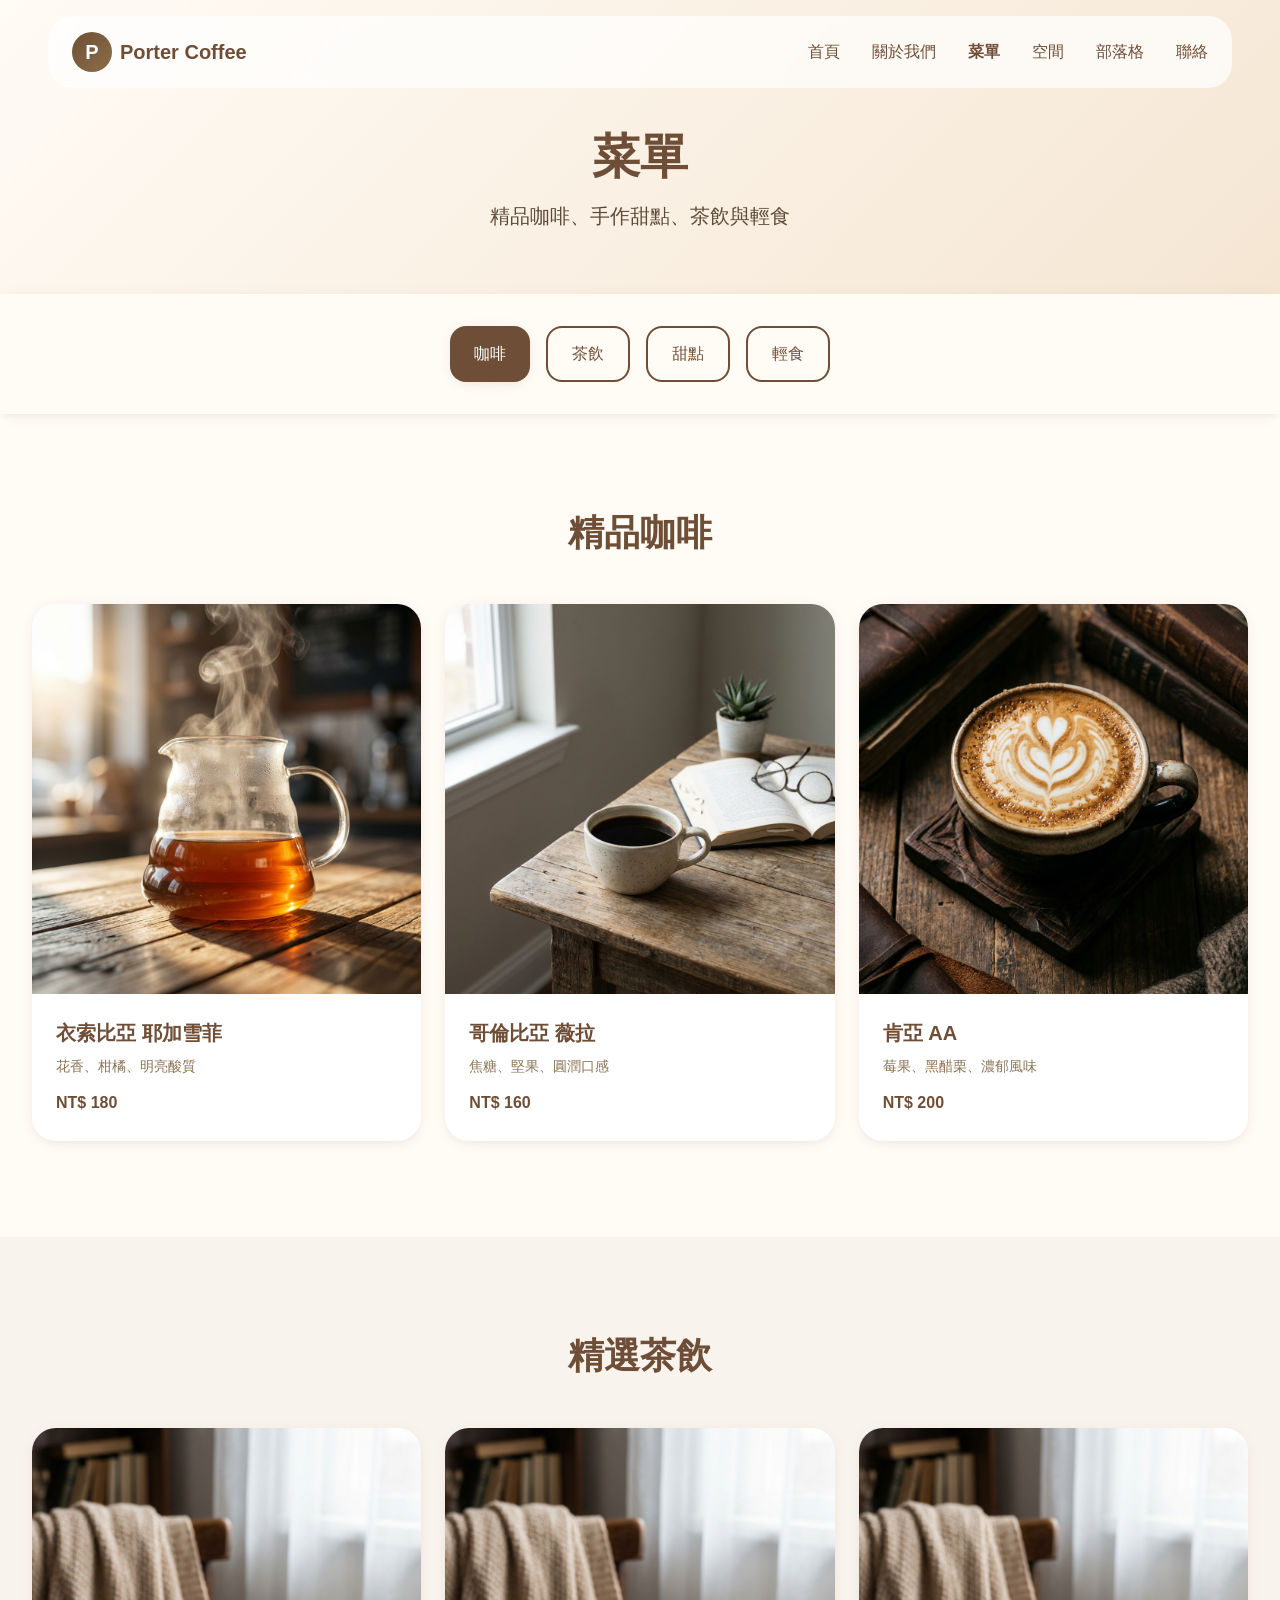
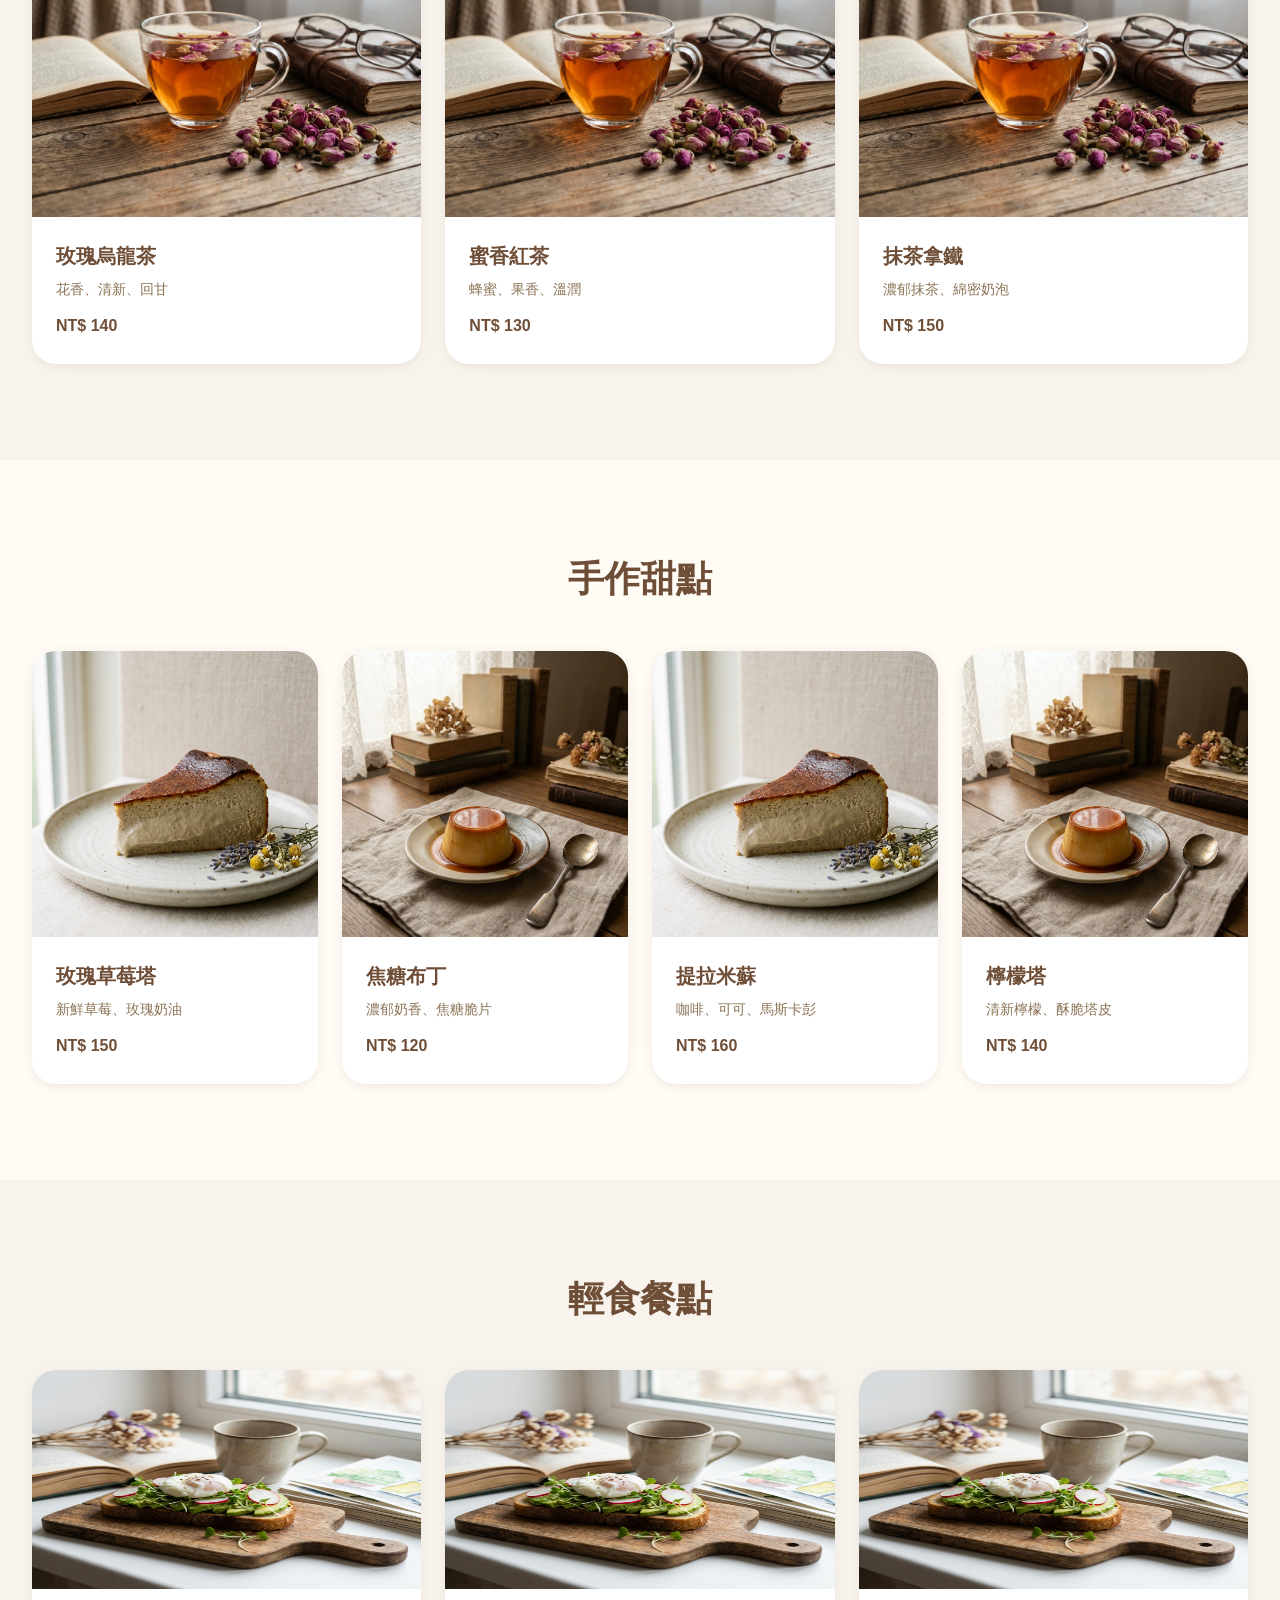
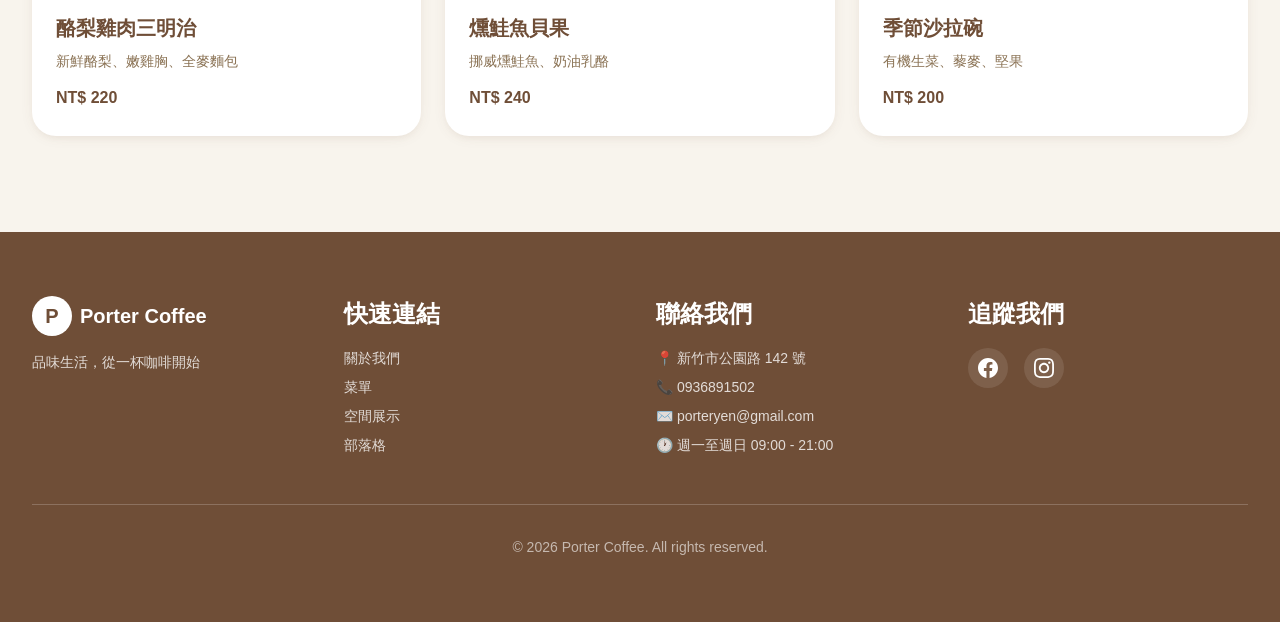
<file: sites/city_coffee/menu.html>
<!DOCTYPE html>
<html lang="zh-TW">
<head>
  <meta charset="UTF-8">
  <meta name="viewport" content="width=device-width, initial-scale=1.0">
  <meta name="description" content="Porter Coffee 菜單 - 精品咖啡、手作甜點、茶飲與輕食">
  <title>菜單 - Porter Coffee 都市咖啡館</title>
  <link rel="stylesheet" href="./assets/css/tailwind.css">
</head>
<body>
  <!-- 導航列 -->
  <nav class="fixed top-4 left-4 right-4 z-50 transition-all duration-300">
    <div class="container-custom">
      <div class="bg-white/70 backdrop-blur-sm rounded-3xl px-6 py-4 flex items-center justify-between">
        <a href="index.html" class="flex items-center space-x-2">
          <div class="w-10 h-10 bg-coffee-gradient rounded-full flex items-center justify-center">
            <span class="text-white font-heading font-bold text-xl">P</span>
          </div>
          <span class="font-heading font-bold text-xl text-primary hidden sm:inline">Porter Coffee</span>
        </a>
        <div class="hidden md:flex items-center space-x-8">
          <a href="index.html" class="nav-link link">首頁</a>
          <a href="about.html" class="nav-link link">關於我們</a>
          <a href="menu.html" class="nav-link link">菜單</a>
          <a href="space.html" class="nav-link link">空間</a>
          <a href="blog.html" class="nav-link link">部落格</a>
          <a href="contact.html" class="nav-link link">聯絡</a>
        </div>
        <button id="mobile-menu-btn" class="md:hidden p-2 cursor-pointer" aria-label="開啟選單" aria-expanded="false">
          <svg class="w-6 h-6 text-primary" fill="none" stroke="currentColor" viewBox="0 0 24 24">
            <path stroke-linecap="round" stroke-linejoin="round" stroke-width="2" d="M4 6h16M4 12h16M4 18h16"></path>
          </svg>
        </button>
      </div>
      <div id="mobile-menu" class="hidden md:hidden mt-2 bg-white rounded-3xl shadow-soft overflow-hidden">
        <div class="flex flex-col p-4 space-y-3">
          <a href="index.html" class="nav-link link py-2">首頁</a>
          <a href="about.html" class="nav-link link py-2">關於我們</a>
          <a href="menu.html" class="nav-link link py-2">菜單</a>
          <a href="space.html" class="nav-link link py-2">空間</a>
          <a href="blog.html" class="nav-link link py-2">部落格</a>
          <a href="contact.html" class="nav-link link py-2">聯絡</a>
        </div>
      </div>
    </div>
  </nav>

  <!-- 頁面標題 -->
  <section class="pt-32 pb-16 bg-warm-gradient">
    <div class="container-custom text-center">
      <h1 class="text-h1 text-primary mb-4 fade-in-element">菜單</h1>
      <p class="text-xl text-text-secondary max-w-2xl mx-auto fade-in-element">
        精品咖啡、手作甜點、茶飲與輕食
      </p>
    </div>
  </section>

  <!-- 分類導航 -->
  <section class="py-8 bg-bg-primary sticky top-24 z-40 shadow-soft">
    <div class="container-custom">
      <div class="flex justify-center gap-4 flex-wrap">
        <a href="#coffee" class="btn btn-primary">咖啡</a>
        <a href="#tea" class="btn btn-outline">茶飲</a>
        <a href="#dessert" class="btn btn-outline">甜點</a>
        <a href="#light-meal" class="btn btn-outline">輕食</a>
      </div>
    </div>
  </section>

  <!-- 咖啡 -->
  <section id="coffee" class="section bg-bg-primary">
    <div class="container-custom">
      <h2 class="text-h2 text-primary mb-12 text-center fade-in-element">精品咖啡</h2>
      <div class="grid md:grid-cols-2 lg:grid-cols-3 gap-6">
        <div class="card fade-in-element cursor-pointer">
          <img src="assets/images/menu/coffee-drip.png" alt="衣索比亞 耶加雪菲" class="w-full h-full object-cover aspect-square">
          <div class="p-6">
            <h3 class="text-h5 text-primary mb-2">衣索比亞 耶加雪菲</h3>
            <p class="text-text-muted text-small mb-3">花香、柑橘、明亮酸質</p>
            <p class="text-primary font-semibold">NT$ 180</p>
          </div>
        </div>
        <div class="card fade-in-element cursor-pointer">
          <img src="assets/images/menu/coffee-colombia.png" alt="哥倫比亞 薇拉" class="w-full h-full object-cover aspect-square">
          <div class="p-6">
            <h3 class="text-h5 text-primary mb-2">哥倫比亞 薇拉</h3>
            <p class="text-text-muted text-small mb-3">焦糖、堅果、圓潤口感</p>
            <p class="text-primary font-semibold">NT$ 160</p>
          </div>
        </div>
        <div class="card fade-in-element cursor-pointer">
          <img src="assets/images/menu/coffee-latte.png" alt="肯亞 AA" class="w-full h-full object-cover aspect-square">
          <div class="p-6">
            <h3 class="text-h5 text-primary mb-2">肯亞 AA</h3>
            <p class="text-text-muted text-small mb-3">莓果、黑醋栗、濃郁風味</p>
            <p class="text-primary font-semibold">NT$ 200</p>
          </div>
        </div>
      </div>
    </div>
  </section>

  <!-- 茶飲 -->
  <section id="tea" class="section bg-bg-secondary">
    <div class="container-custom">
      <h2 class="text-h2 text-primary mb-12 text-center fade-in-element">精選茶飲</h2>
      <div class="grid md:grid-cols-2 lg:grid-cols-3 gap-6">
        <div class="card fade-in-element cursor-pointer">
          <img src="assets/images/menu/tea-rose.png" alt="玫瑰烏龍茶" class="w-full h-full object-cover aspect-square">
          <div class="p-6">
            <h3 class="text-h5 text-primary mb-2">玫瑰烏龍茶</h3>
            <p class="text-text-muted text-small mb-3">花香、清新、回甘</p>
            <p class="text-primary font-semibold">NT$ 140</p>
          </div>
        </div>
        <div class="card fade-in-element cursor-pointer">
          <img src="assets/images/menu/tea-rose.png" alt="蜜香紅茶" class="w-full h-full object-cover aspect-square">
          <div class="p-6">
            <h3 class="text-h5 text-primary mb-2">蜜香紅茶</h3>
            <p class="text-text-muted text-small mb-3">蜂蜜、果香、溫潤</p>
            <p class="text-primary font-semibold">NT$ 130</p>
          </div>
        </div>
        <div class="card fade-in-element cursor-pointer">
          <img src="assets/images/menu/tea-rose.png" alt="抹茶拿鐵" class="w-full h-full object-cover aspect-square">
          <div class="p-6">
            <h3 class="text-h5 text-primary mb-2">抹茶拿鐵</h3>
            <p class="text-text-muted text-small mb-3">濃郁抹茶、綿密奶泡</p>
            <p class="text-primary font-semibold">NT$ 150</p>
          </div>
        </div>
      </div>
    </div>
  </section>

  <!-- 甜點 -->
  <section id="dessert" class="section bg-bg-primary">
    <div class="container-custom">
      <h2 class="text-h2 text-primary mb-12 text-center fade-in-element">手作甜點</h2>
      <div class="grid md:grid-cols-2 lg:grid-cols-4 gap-6">
        <div class="card fade-in-element cursor-pointer">
          <img src="assets/images/menu/dessert-cake.png" alt="玫瑰草莓塔" class="w-full h-full object-cover aspect-square">
          <div class="p-6">
            <h3 class="text-h5 text-primary mb-2">玫瑰草莓塔</h3>
            <p class="text-text-muted text-small mb-3">新鮮草莓、玫瑰奶油</p>
            <p class="text-primary font-semibold">NT$ 150</p>
          </div>
        </div>
        <div class="card fade-in-element cursor-pointer">
          <img src="assets/images/menu/dessert-pudding.png" alt="焦糖布丁" class="w-full h-full object-cover aspect-square">
          <div class="p-6">
            <h3 class="text-h5 text-primary mb-2">焦糖布丁</h3>
            <p class="text-text-muted text-small mb-3">濃郁奶香、焦糖脆片</p>
            <p class="text-primary font-semibold">NT$ 120</p>
          </div>
        </div>
        <div class="card fade-in-element cursor-pointer">
          <img src="assets/images/menu/dessert-cake.png" alt="提拉米蘇" class="w-full h-full object-cover aspect-square">
          <div class="p-6">
            <h3 class="text-h5 text-primary mb-2">提拉米蘇</h3>
            <p class="text-text-muted text-small mb-3">咖啡、可可、馬斯卡彭</p>
            <p class="text-primary font-semibold">NT$ 160</p>
          </div>
        </div>
        <div class="card fade-in-element cursor-pointer">
          <img src="assets/images/menu/dessert-pudding.png" alt="檸檬塔" class="w-full h-full object-cover aspect-square">
          <div class="p-6">
            <h3 class="text-h5 text-primary mb-2">檸檬塔</h3>
            <p class="text-text-muted text-small mb-3">清新檸檬、酥脆塔皮</p>
            <p class="text-primary font-semibold">NT$ 140</p>
          </div>
        </div>
      </div>
    </div>
  </section>

  <!-- 輕食 -->
  <section id="light-meal" class="section bg-bg-secondary">
    <div class="container-custom">
      <h2 class="text-h2 text-primary mb-12 text-center fade-in-element">輕食餐點</h2>
      <div class="grid md:grid-cols-2 lg:grid-cols-3 gap-6">
        <div class="card fade-in-element cursor-pointer">
          <img src="assets/images/menu/light-meal-sandwich.png" alt="酪梨雞肉三明治" class="w-full h-full object-cover aspect-video">
          <div class="p-6">
            <h3 class="text-h5 text-primary mb-2">酪梨雞肉三明治</h3>
            <p class="text-text-muted text-small mb-3">新鮮酪梨、嫩雞胸、全麥麵包</p>
            <p class="text-primary font-semibold">NT$ 220</p>
          </div>
        </div>
        <div class="card fade-in-element cursor-pointer">
          <img src="assets/images/menu/light-meal-sandwich.png" alt="燻鮭魚貝果" class="w-full h-full object-cover aspect-video">
          <div class="p-6">
            <h3 class="text-h5 text-primary mb-2">燻鮭魚貝果</h3>
            <p class="text-text-muted text-small mb-3">挪威燻鮭魚、奶油乳酪</p>
            <p class="text-primary font-semibold">NT$ 240</p>
          </div>
        </div>
        <div class="card fade-in-element cursor-pointer">
          <img src="assets/images/menu/light-meal-sandwich.png" alt="季節沙拉碗" class="w-full h-full object-cover aspect-video">
          <div class="p-6">
            <h3 class="text-h5 text-primary mb-2">季節沙拉碗</h3>
            <p class="text-text-muted text-small mb-3">有機生菜、藜麥、堅果</p>
            <p class="text-primary font-semibold">NT$ 200</p>
          </div>
        </div>
      </div>
    </div>
  </section>

  <!-- 頁尾 -->
  <footer class="bg-primary text-white py-16">
    <div class="container-custom">
      <div class="grid md:grid-cols-4 gap-8 mb-12">
        <div>
          <div class="flex items-center space-x-2 mb-4">
            <div class="w-10 h-10 bg-white rounded-full flex items-center justify-center">
              <span class="text-primary font-heading font-bold text-xl">P</span>
            </div>
            <span class="font-heading font-bold text-xl">Porter Coffee</span>
          </div>
          <p class="text-white/80 text-small">品味生活，從一杯咖啡開始</p>
        </div>
        <div>
          <h4 class="font-heading font-semibold mb-4">快速連結</h4>
          <ul class="space-y-2 text-small">
            <li><a href="about.html" class="text-white/80 hover:text-white transition-colors">關於我們</a></li>
            <li><a href="menu.html" class="text-white/80 hover:text-white transition-colors">菜單</a></li>
            <li><a href="space.html" class="text-white/80 hover:text-white transition-colors">空間展示</a></li>
            <li><a href="blog.html" class="text-white/80 hover:text-white transition-colors">部落格</a></li>
          </ul>
        </div>
        <div>
          <h4 class="font-heading font-semibold mb-4">聯絡我們</h4>
          <ul class="space-y-2 text-small text-white/80">
            <li>📍 新竹市公園路 142 號</li>
            <li>📞 0936891502</li>
            <li>✉️ porteryen@gmail.com</li>
            <li>🕐 週一至週日 09:00 - 21:00</li>
          </ul>
        </div>
        <div>
          <h4 class="font-heading font-semibold mb-4">追蹤我們</h4>
          <div class="flex space-x-4">
            <a href="#" class="w-10 h-10 bg-white/10 hover:bg-white/20 rounded-full flex items-center justify-center transition-colors cursor-pointer" aria-label="Facebook">
              <svg class="w-5 h-5" fill="currentColor" viewBox="0 0 24 24"><path d="M24 12.073c0-6.627-5.373-12-12-12s-12 5.373-12 12c0 5.99 4.388 10.954 10.125 11.854v-8.385H7.078v-3.47h3.047V9.43c0-3.007 1.792-4.669 4.533-4.669 1.312 0 2.686.235 2.686.235v2.953H15.83c-1.491 0-1.956.925-1.956 1.874v2.25h3.328l-.532 3.47h-2.796v8.385C19.612 23.027 24 18.062 24 12.073z"/></svg>
            </a>
            <a href="#" class="w-10 h-10 bg-white/10 hover:bg-white/20 rounded-full flex items-center justify-center transition-colors cursor-pointer" aria-label="Instagram">
              <svg class="w-5 h-5" fill="currentColor" viewBox="0 0 24 24"><path d="M12 2.163c3.204 0 3.584.012 4.85.07 3.252.148 4.771 1.691 4.919 4.919.058 1.265.069 1.645.069 4.849 0 3.205-.012 3.584-.069 4.849-.149 3.225-1.664 4.771-4.919 4.919-1.266.058-1.644.07-4.85.07-3.204 0-3.584-.012-4.849-.07-3.26-.149-4.771-1.699-4.919-4.92-.058-1.265-.07-1.644-.07-4.849 0-3.204.013-3.583.07-4.849.149-3.227 1.664-4.771 4.919-4.919 1.266-.057 1.645-.069 4.849-.069zm0-2.163c-3.259 0-3.667.014-4.947.072-4.358.2-6.78 2.618-6.98 6.98-.059 1.281-.073 1.689-.073 4.948 0 3.259.014 3.668.072 4.948.2 4.358 2.618 6.78 6.98 6.98 1.281.058 1.689.072 4.948.072 3.259 0 3.668-.014 4.948-.072 4.354-.2 6.782-2.618 6.979-6.98.059-1.28.073-1.689.073-4.948 0-3.259-.014-3.667-.072-4.947-.196-4.354-2.617-6.78-6.979-6.98-1.281-.059-1.69-.073-4.949-.073zm0 5.838c-3.403 0-6.162 2.759-6.162 6.162s2.759 6.163 6.162 6.163 6.162-2.759 6.162-6.163c0-3.403-2.759-6.162-6.162-6.162zm0 10.162c-2.209 0-4-1.79-4-4 0-2.209 1.791-4 4-4s4 1.791 4 4c0 2.21-1.791 4-4 4zm6.406-11.845c-.796 0-1.441.645-1.441 1.44s.645 1.44 1.441 1.44c.795 0 1.439-.645 1.439-1.44s-.644-1.44-1.439-1.44z"/></svg>
            </a>
          </div>
        </div>
      </div>
      <div class="border-t border-white/20 pt-8 text-center text-small text-white/60">
        <p>&copy; 2026 Porter Coffee. All rights reserved.</p>
      </div>
    </div>
  </footer>

  <button id="back-to-top" class="hidden fixed bottom-8 right-8 w-12 h-12 bg-primary hover:bg-primary-dark text-white rounded-full shadow-soft-lg transition-all duration-300 cursor-pointer z-40" aria-label="回到頂部">
    <svg class="w-6 h-6 mx-auto" fill="none" stroke="currentColor" viewBox="0 0 24 24">
      <path stroke-linecap="round" stroke-linejoin="round" stroke-width="2" d="M5 10l7-7m0 0l7 7m-7-7v18"></path>
    </svg>
  </button>

  <script src="./assets/js/navigation.js"></script>
  <script src="./assets/js/main.js"></script>
</body>
</html>
</file>
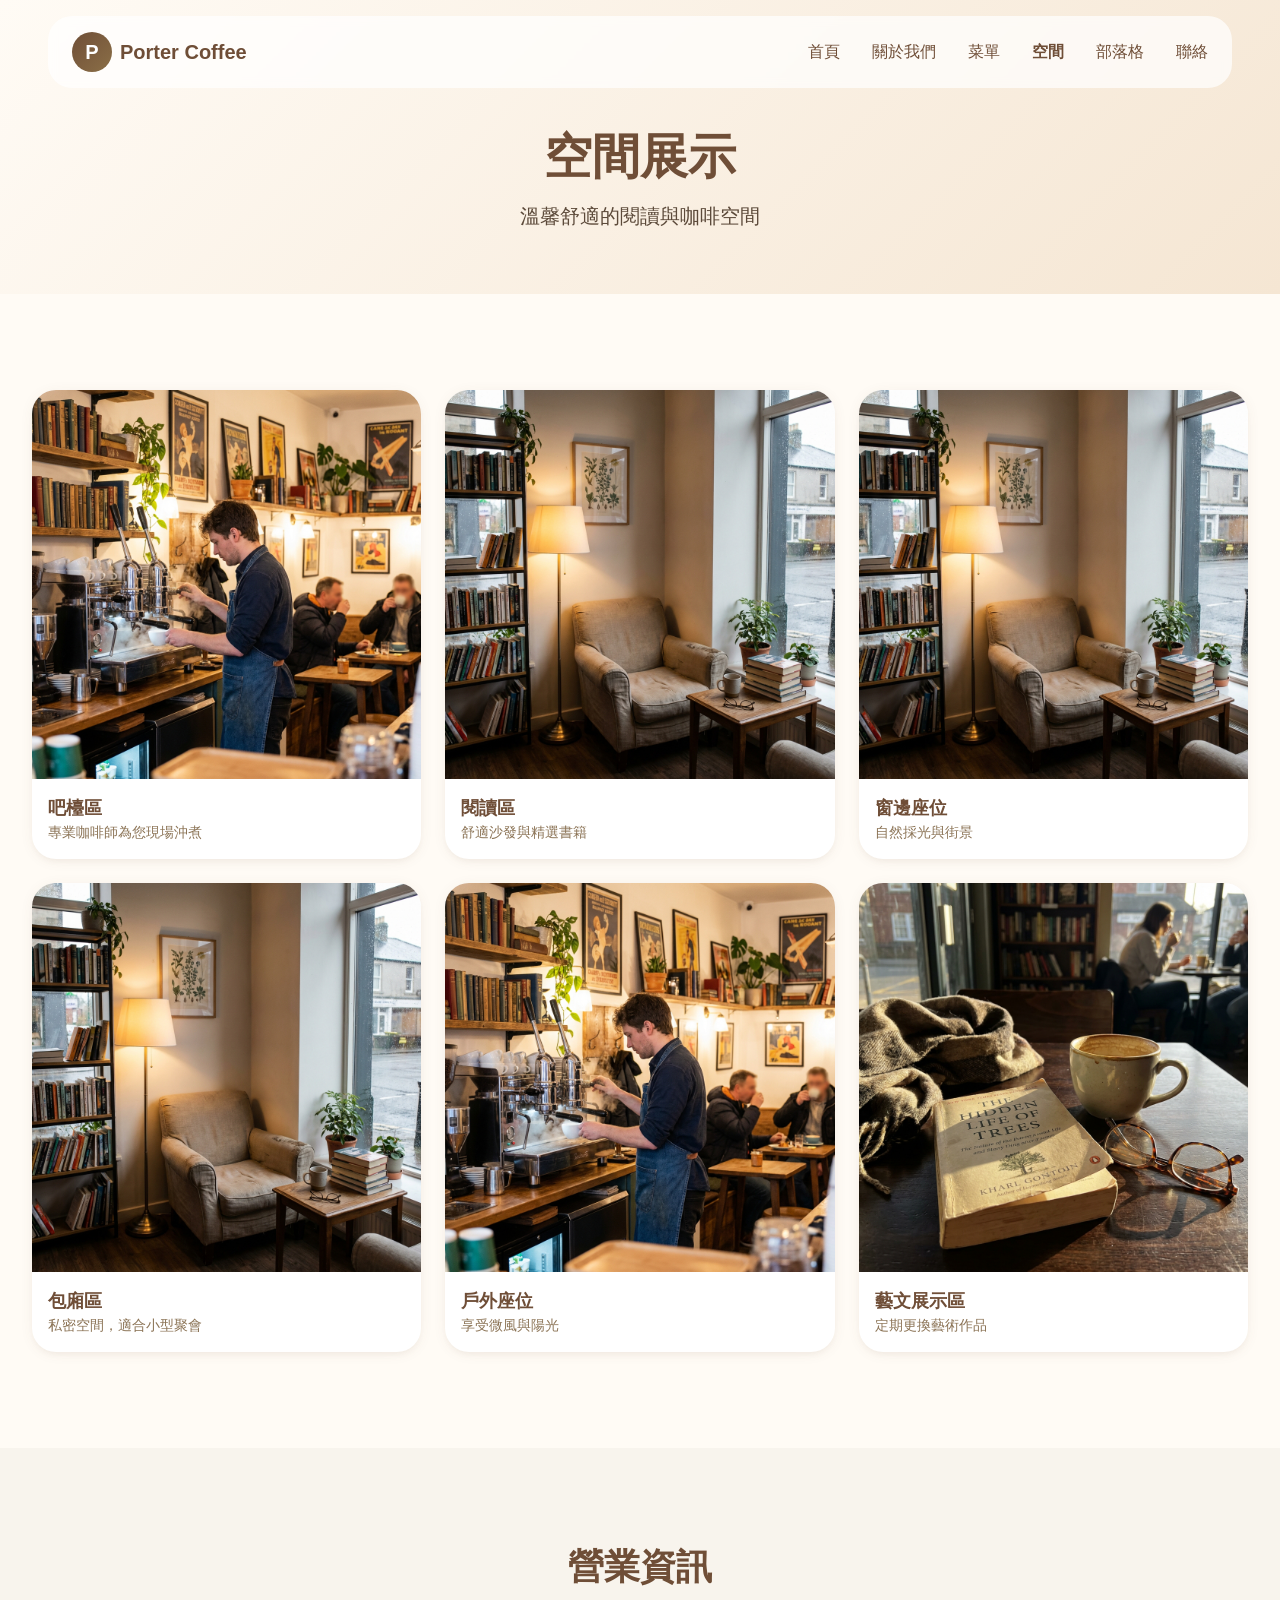
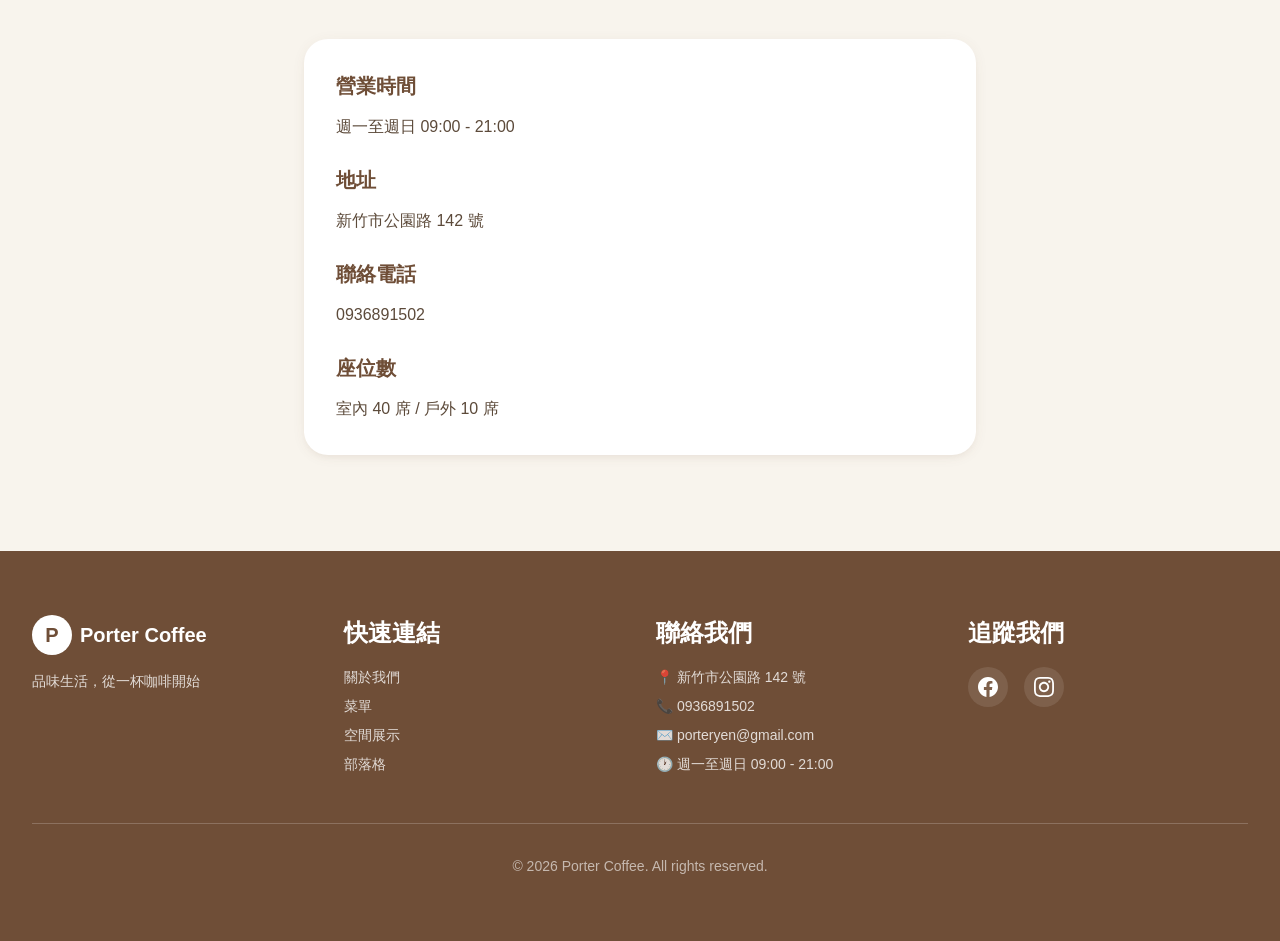
<file: sites/city_coffee/space.html>
<!DOCTYPE html>
<html lang="zh-TW">
<head>
  <meta charset="UTF-8">
  <meta name="viewport" content="width=device-width, initial-scale=1.0">
  <meta name="description" content="Porter Coffee 空間展示 - 溫馨舒適的閱讀與咖啡空間">
  <title>空間展示 - Porter Coffee 都市咖啡館</title>
  <link rel="stylesheet" href="./assets/css/tailwind.css">
</head>
<body>
  <nav class="fixed top-4 left-4 right-4 z-50 transition-all duration-300">
    <div class="container-custom">
      <div class="bg-white/70 backdrop-blur-sm rounded-3xl px-6 py-4 flex items-center justify-between">
        <a href="index.html" class="flex items-center space-x-2">
          <div class="w-10 h-10 bg-coffee-gradient rounded-full flex items-center justify-center">
            <span class="text-white font-heading font-bold text-xl">P</span>
          </div>
          <span class="font-heading font-bold text-xl text-primary hidden sm:inline">Porter Coffee</span>
        </a>
        <div class="hidden md:flex items-center space-x-8">
          <a href="index.html" class="nav-link link">首頁</a>
          <a href="about.html" class="nav-link link">關於我們</a>
          <a href="menu.html" class="nav-link link">菜單</a>
          <a href="space.html" class="nav-link link">空間</a>
          <a href="blog.html" class="nav-link link">部落格</a>
          <a href="contact.html" class="nav-link link">聯絡</a>
        </div>
        <button id="mobile-menu-btn" class="md:hidden p-2 cursor-pointer" aria-label="開啟選單" aria-expanded="false">
          <svg class="w-6 h-6 text-primary" fill="none" stroke="currentColor" viewBox="0 0 24 24">
            <path stroke-linecap="round" stroke-linejoin="round" stroke-width="2" d="M4 6h16M4 12h16M4 18h16"></path>
          </svg>
        </button>
      </div>
      <div id="mobile-menu" class="hidden md:hidden mt-2 bg-white rounded-3xl shadow-soft overflow-hidden">
        <div class="flex flex-col p-4 space-y-3">
          <a href="index.html" class="nav-link link py-2">首頁</a>
          <a href="about.html" class="nav-link link py-2">關於我們</a>
          <a href="menu.html" class="nav-link link py-2">菜單</a>
          <a href="space.html" class="nav-link link py-2">空間</a>
          <a href="blog.html" class="nav-link link py-2">部落格</a>
          <a href="contact.html" class="nav-link link py-2">聯絡</a>
        </div>
      </div>
    </div>
  </nav>

  <section class="pt-32 pb-16 bg-warm-gradient">
    <div class="container-custom text-center">
      <h1 class="text-h1 text-primary mb-4 fade-in-element">空間展示</h1>
      <p class="text-xl text-text-secondary max-w-2xl mx-auto fade-in-element">
        溫馨舒適的閱讀與咖啡空間
      </p>
    </div>
  </section>

  <section class="section bg-bg-primary">
    <div class="container-custom">
      <div class="grid md:grid-cols-2 lg:grid-cols-3 gap-6">
        <div class="card overflow-hidden fade-in-element cursor-pointer">
          <img src="assets/images/space/bar.png" alt="吧檯區" class="w-full aspect-square object-cover hover:scale-105 transition-transform duration-500">
          <div class="p-4">
            <h3 class="text-h6 text-primary">吧檯區</h3>
            <p class="text-text-muted text-small">專業咖啡師為您現場沖煮</p>
          </div>
        </div>
        <div class="card overflow-hidden fade-in-element cursor-pointer">
          <img src="assets/images/space/seating.png" alt="閱讀區" class="w-full aspect-square object-cover hover:scale-105 transition-transform duration-500">
          <div class="p-4">
            <h3 class="text-h6 text-primary">閱讀區</h3>
            <p class="text-text-muted text-small">舒適沙發與精選書籍</p>
          </div>
        </div>
        <div class="card overflow-hidden fade-in-element cursor-pointer">
          <img src="assets/images/space/seating.png" alt="窗邊座位" class="w-full aspect-square object-cover hover:scale-105 transition-transform duration-500">
          <div class="p-4">
            <h3 class="text-h6 text-primary">窗邊座位</h3>
            <p class="text-text-muted text-small">自然採光與街景</p>
          </div>
        </div>
        <div class="card overflow-hidden fade-in-element cursor-pointer">
          <img src="assets/images/space/seating.png" alt="包廂區" class="w-full aspect-square object-cover hover:scale-105 transition-transform duration-500">
          <div class="p-4">
            <h3 class="text-h6 text-primary">包廂區</h3>
            <p class="text-text-muted text-small">私密空間，適合小型聚會</p>
          </div>
        </div>
        <div class="card overflow-hidden fade-in-element cursor-pointer">
          <img src="assets/images/space/bar.png" alt="戶外座位" class="w-full aspect-square object-cover hover:scale-105 transition-transform duration-500">
          <div class="p-4">
            <h3 class="text-h6 text-primary">戶外座位</h3>
            <p class="text-text-muted text-small">享受微風與陽光</p>
          </div>
        </div>
        <div class="card overflow-hidden fade-in-element cursor-pointer">
          <img src="assets/images/blog/reading.png" alt="藝文展示區" class="w-full aspect-square object-cover hover:scale-105 transition-transform duration-500">
          <div class="p-4">
            <h3 class="text-h6 text-primary">藝文展示區</h3>
            <p class="text-text-muted text-small">定期更換藝術作品</p>
          </div>
        </div>
      </div>
    </div>
  </section>

  <section class="section bg-bg-secondary">
    <div class="container-custom">
      <div class="text-center mb-12 fade-in-element">
        <h2 class="text-h2 text-primary mb-4">營業資訊</h2>
      </div>
      <div class="max-w-2xl mx-auto card p-8">
        <div class="space-y-6">
          <div>
            <h3 class="text-h5 text-primary mb-3">營業時間</h3>
            <p class="text-text-secondary">週一至週日 09:00 - 21:00</p>
          </div>
          <div>
            <h3 class="text-h5 text-primary mb-3">地址</h3>
            <p class="text-text-secondary">新竹市公園路 142 號</p>
          </div>
          <div>
            <h3 class="text-h5 text-primary mb-3">聯絡電話</h3>
            <p class="text-text-secondary">0936891502</p>
          </div>
          <div>
            <h3 class="text-h5 text-primary mb-3">座位數</h3>
            <p class="text-text-secondary">室內 40 席 / 戶外 10 席</p>
          </div>
        </div>
      </div>
    </div>
  </section>

  <footer class="bg-primary text-white py-16">
    <div class="container-custom">
      <div class="grid md:grid-cols-4 gap-8 mb-12">
        <div>
          <div class="flex items-center space-x-2 mb-4">
            <div class="w-10 h-10 bg-white rounded-full flex items-center justify-center">
              <span class="text-primary font-heading font-bold text-xl">P</span>
            </div>
            <span class="font-heading font-bold text-xl">Porter Coffee</span>
          </div>
          <p class="text-white/80 text-small">品味生活，從一杯咖啡開始</p>
        </div>
        <div>
          <h4 class="font-heading font-semibold mb-4">快速連結</h4>
          <ul class="space-y-2 text-small">
            <li><a href="about.html" class="text-white/80 hover:text-white transition-colors">關於我們</a></li>
            <li><a href="menu.html" class="text-white/80 hover:text-white transition-colors">菜單</a></li>
            <li><a href="space.html" class="text-white/80 hover:text-white transition-colors">空間展示</a></li>
            <li><a href="blog.html" class="text-white/80 hover:text-white transition-colors">部落格</a></li>
          </ul>
        </div>
        <div>
          <h4 class="font-heading font-semibold mb-4">聯絡我們</h4>
          <ul class="space-y-2 text-small text-white/80">
            <li>📍 新竹市公園路 142 號</li>
            <li>📞 0936891502</li>
            <li>✉️ porteryen@gmail.com</li>
            <li>🕐 週一至週日 09:00 - 21:00</li>
          </ul>
        </div>
        <div>
          <h4 class="font-heading font-semibold mb-4">追蹤我們</h4>
          <div class="flex space-x-4">
            <a href="#" class="w-10 h-10 bg-white/10 hover:bg-white/20 rounded-full flex items-center justify-center transition-colors cursor-pointer" aria-label="Facebook">
              <svg class="w-5 h-5" fill="currentColor" viewBox="0 0 24 24"><path d="M24 12.073c0-6.627-5.373-12-12-12s-12 5.373-12 12c0 5.99 4.388 10.954 10.125 11.854v-8.385H7.078v-3.47h3.047V9.43c0-3.007 1.792-4.669 4.533-4.669 1.312 0 2.686.235 2.686.235v2.953H15.83c-1.491 0-1.956.925-1.956 1.874v2.25h3.328l-.532 3.47h-2.796v8.385C19.612 23.027 24 18.062 24 12.073z"/></svg>
            </a>
            <a href="#" class="w-10 h-10 bg-white/10 hover:bg-white/20 rounded-full flex items-center justify-center transition-colors cursor-pointer" aria-label="Instagram">
              <svg class="w-5 h-5" fill="currentColor" viewBox="0 0 24 24"><path d="M12 2.163c3.204 0 3.584.012 4.85.07 3.252.148 4.771 1.691 4.919 4.919.058 1.265.069 1.645.069 4.849 0 3.205-.012 3.584-.069 4.849-.149 3.225-1.664 4.771-4.919 4.919-1.266.058-1.644.07-4.85.07-3.204 0-3.584-.012-4.849-.07-3.26-.149-4.771-1.699-4.919-4.92-.058-1.265-.07-1.644-.07-4.849 0-3.204.013-3.583.07-4.849.149-3.227 1.664-4.771 4.919-4.919 1.266-.057 1.645-.069 4.849-.069zm0-2.163c-3.259 0-3.667.014-4.947.072-4.358.2-6.78 2.618-6.98 6.98-.059 1.281-.073 1.689-.073 4.948 0 3.259.014 3.668.072 4.948.2 4.358 2.618 6.78 6.98 6.98 1.281.058 1.689.072 4.948.072 3.259 0 3.668-.014 4.948-.072 4.354-.2 6.782-2.618 6.979-6.98.059-1.28.073-1.689.073-4.948 0-3.259-.014-3.667-.072-4.947-.196-4.354-2.617-6.78-6.979-6.98-1.281-.059-1.69-.073-4.949-.073zm0 5.838c-3.403 0-6.162 2.759-6.162 6.162s2.759 6.163 6.162 6.163 6.162-2.759 6.162-6.163c0-3.403-2.759-6.162-6.162-6.162zm0 10.162c-2.209 0-4-1.79-4-4 0-2.209 1.791-4 4-4s4 1.791 4 4c0 2.21-1.791 4-4 4zm6.406-11.845c-.796 0-1.441.645-1.441 1.44s.645 1.44 1.441 1.44c.795 0 1.439-.645 1.439-1.44s-.644-1.44-1.439-1.44z"/></svg>
            </a>
          </div>
        </div>
      </div>
      <div class="border-t border-white/20 pt-8 text-center text-small text-white/60">
        <p>&copy; 2026 Porter Coffee. All rights reserved.</p>
      </div>
    </div>
  </footer>

  <button id="back-to-top" class="hidden fixed bottom-8 right-8 w-12 h-12 bg-primary hover:bg-primary-dark text-white rounded-full shadow-soft-lg transition-all duration-300 cursor-pointer z-40" aria-label="回到頂部">
    <svg class="w-6 h-6 mx-auto" fill="none" stroke="currentColor" viewBox="0 0 24 24">
      <path stroke-linecap="round" stroke-linejoin="round" stroke-width="2" d="M5 10l7-7m0 0l7 7m-7-7v18"></path>
    </svg>
  </button>

  <script src="./assets/js/navigation.js"></script>
  <script src="./assets/js/main.js"></script>
</body>
</html>
</file>
